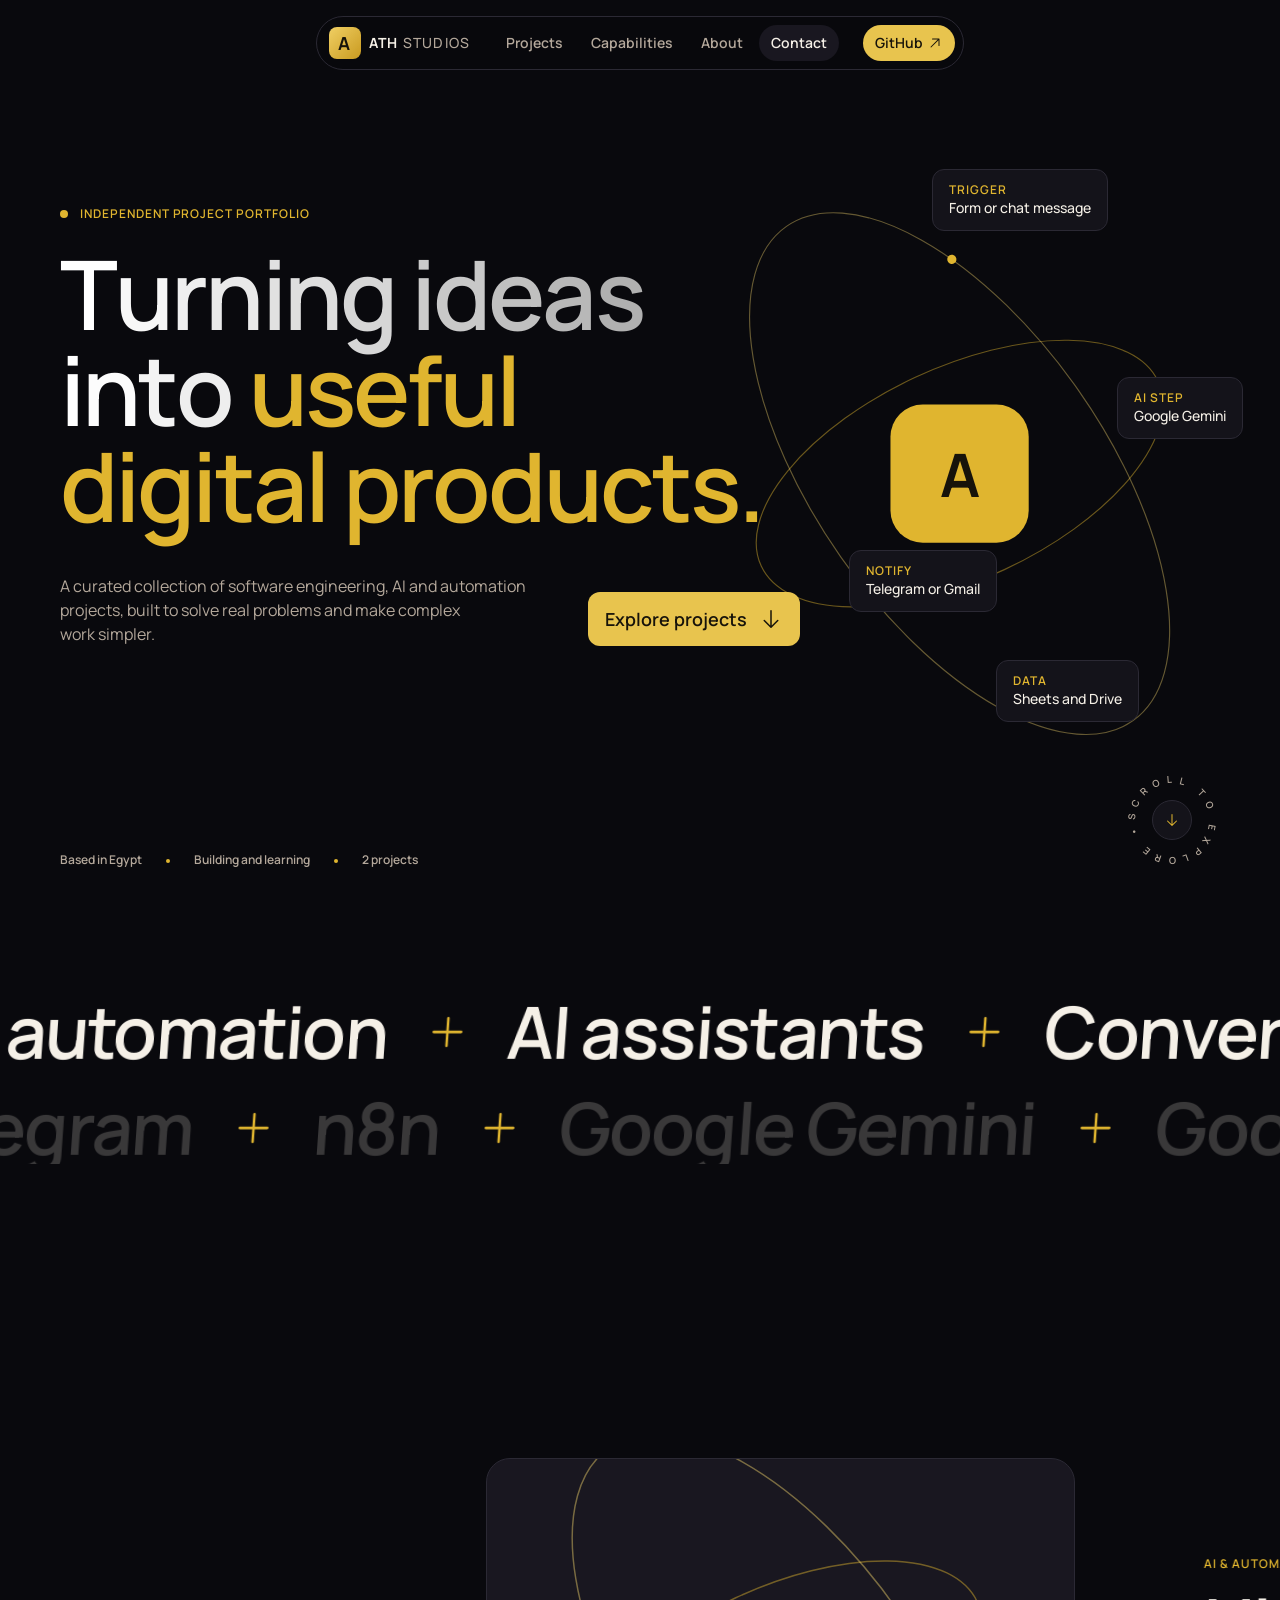
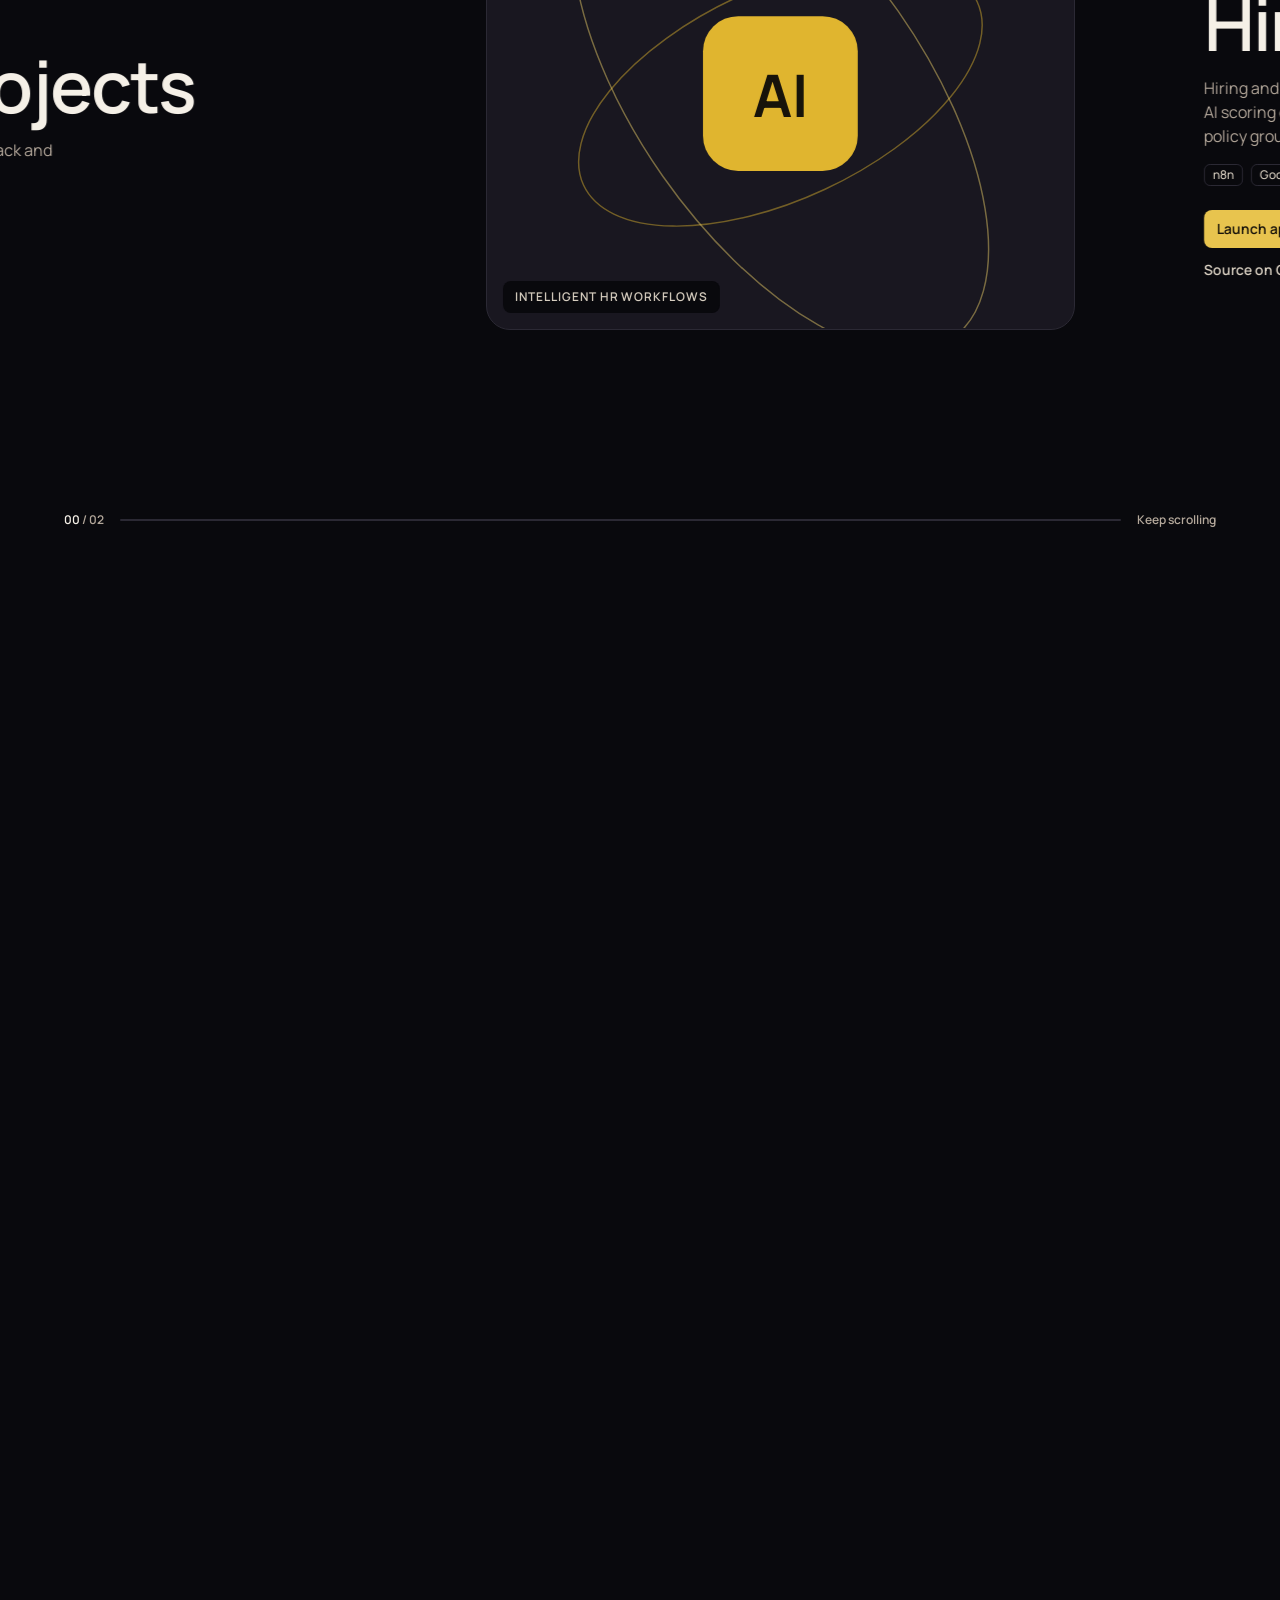
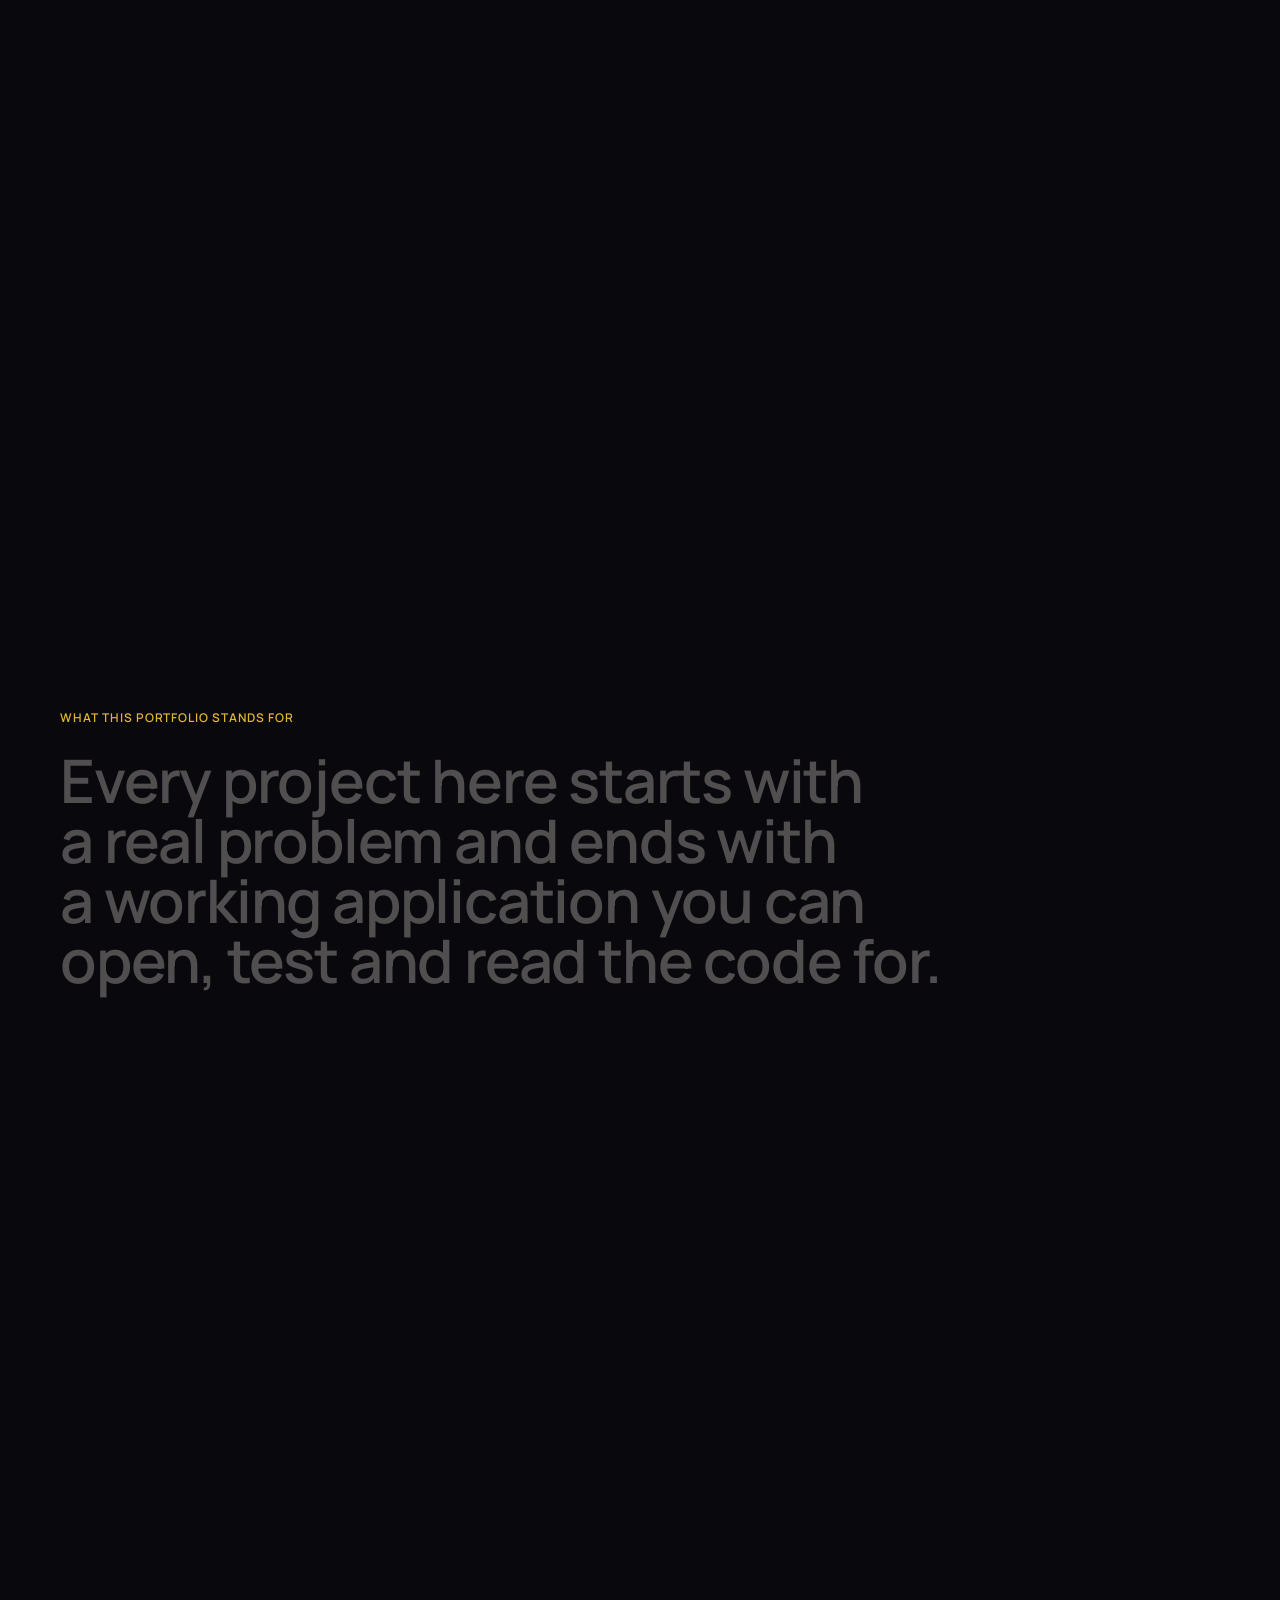
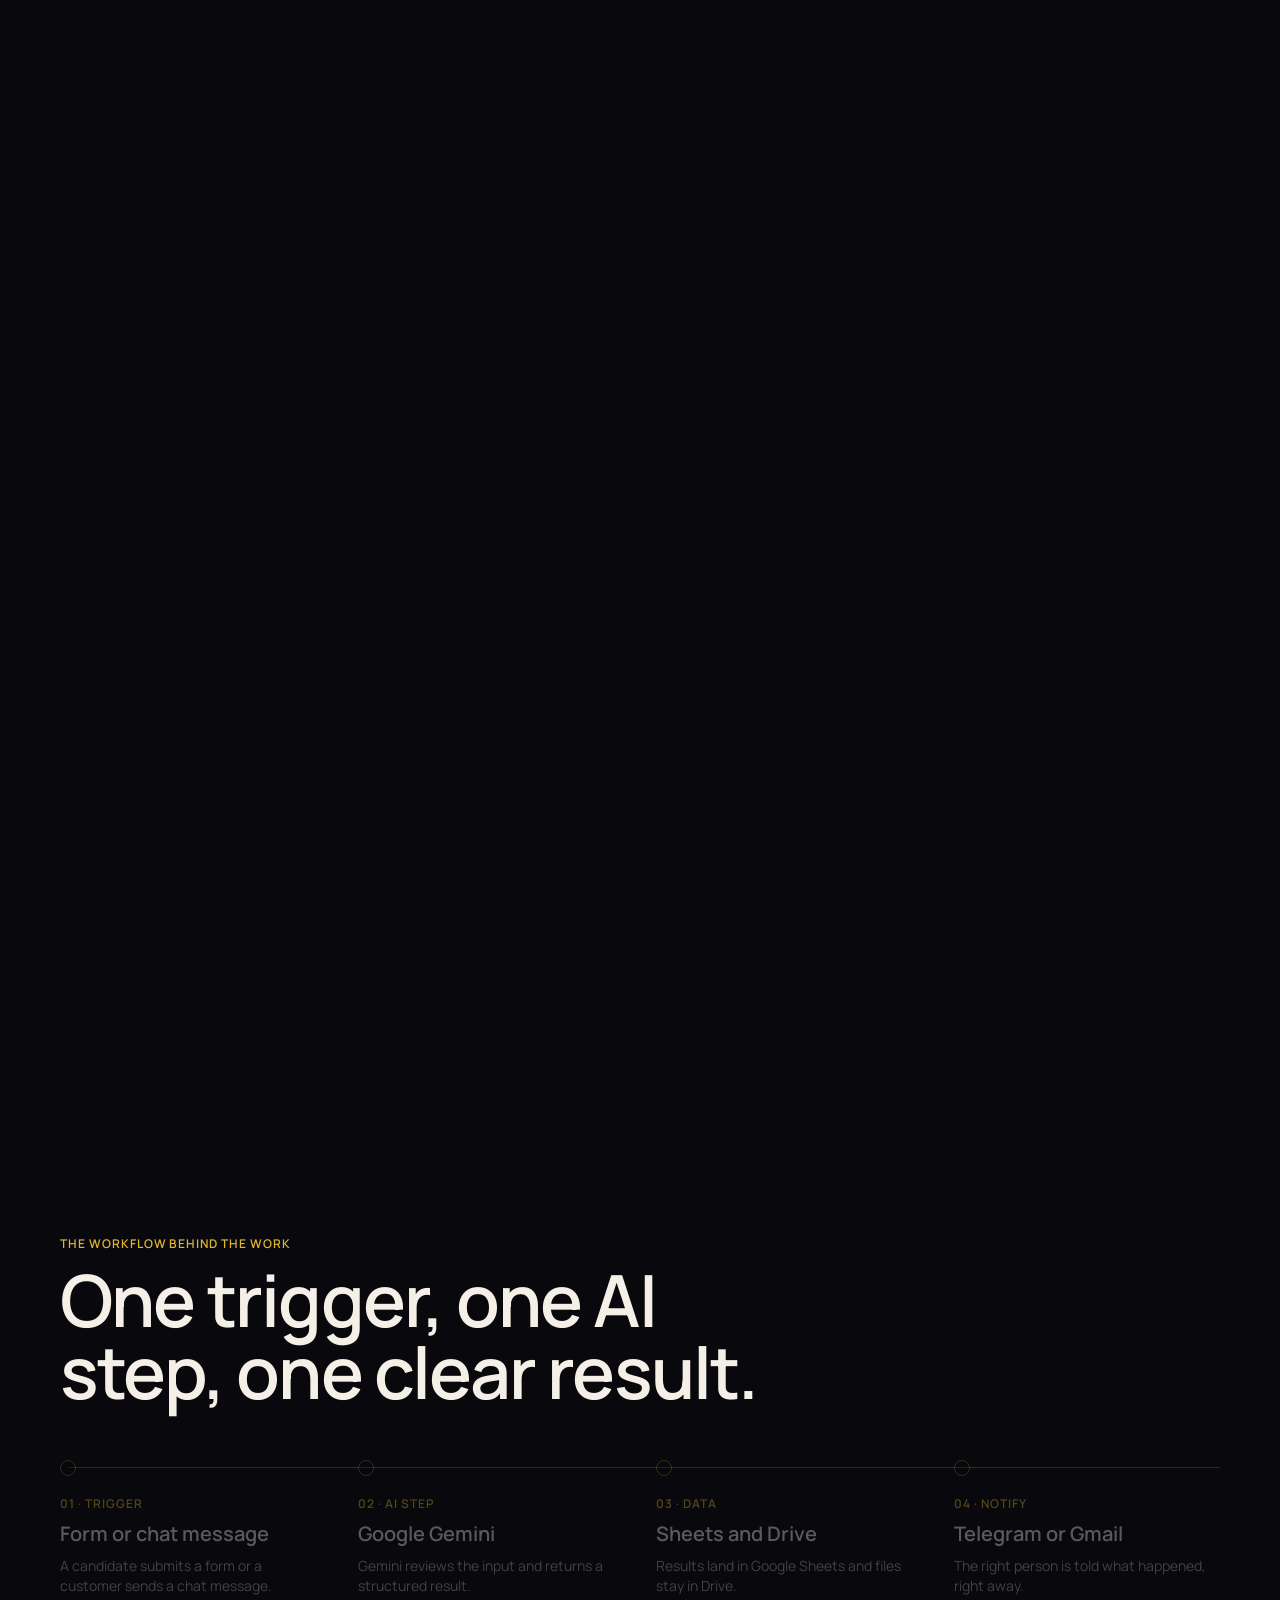
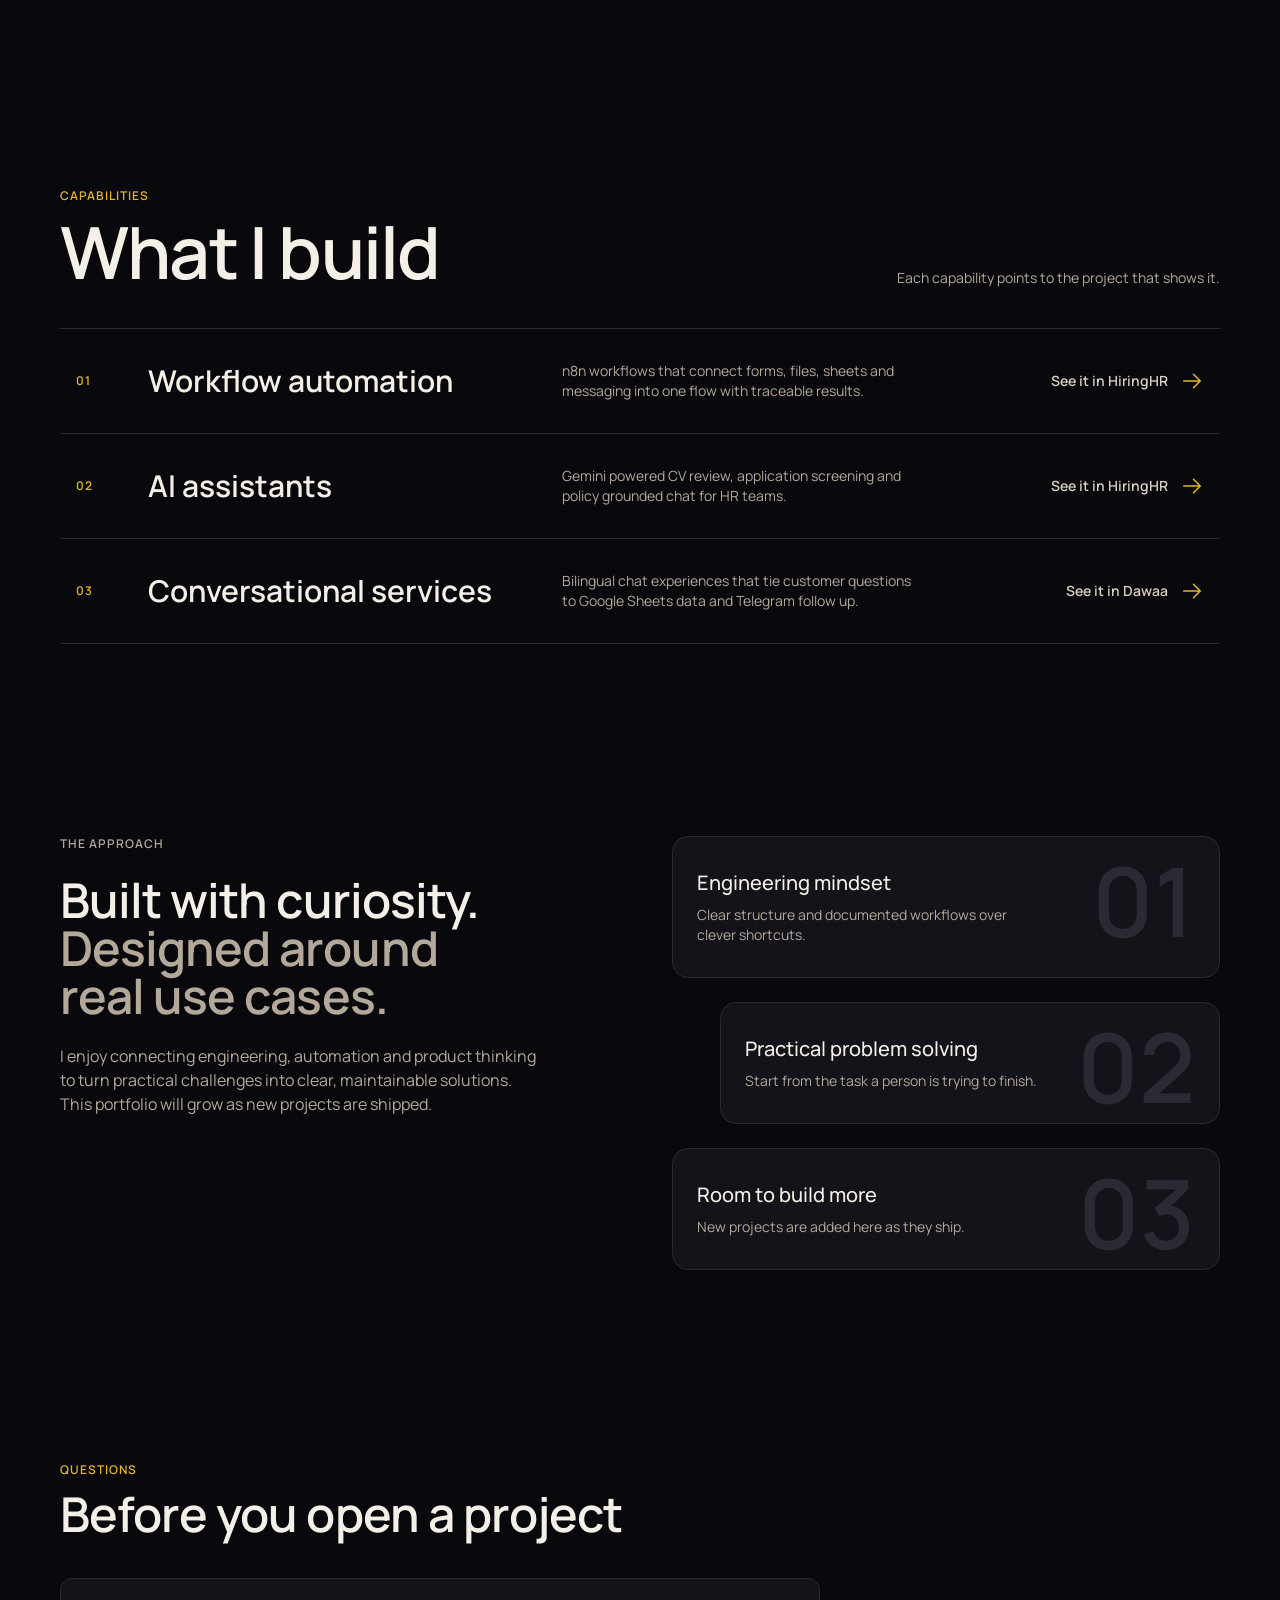
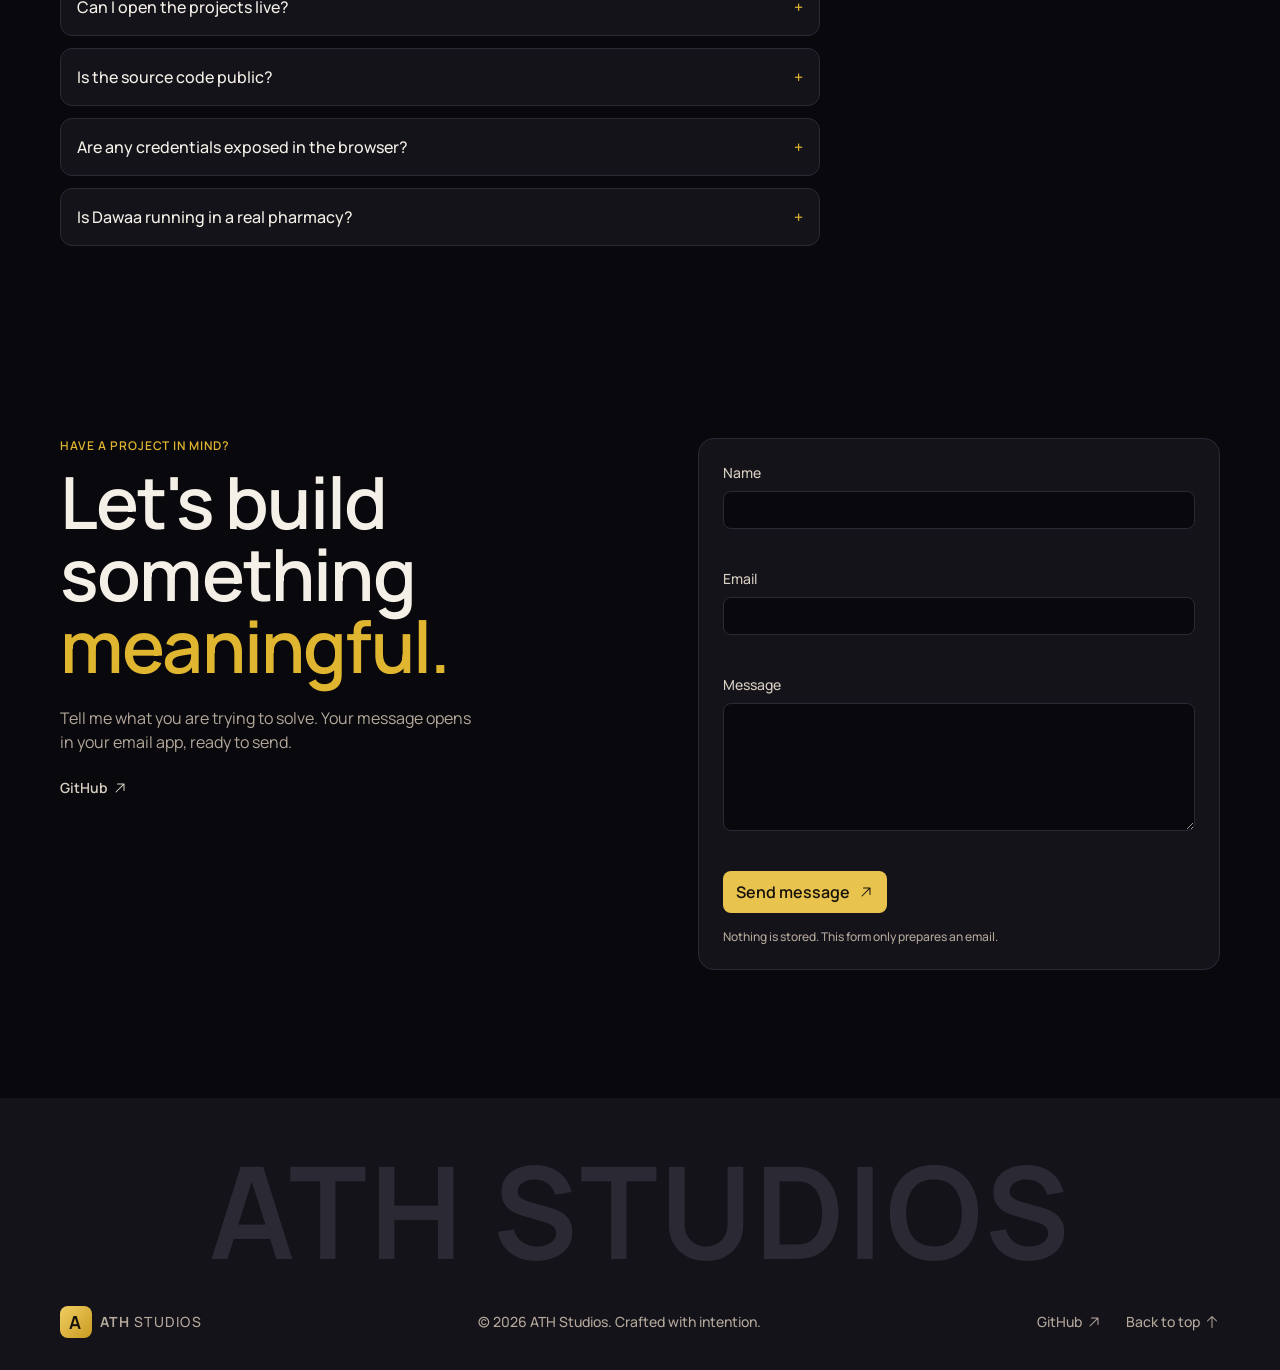
<file: index.html>
<!doctype html>
<html lang="en">
  <head>
    <meta charset="utf-8">
    <meta name="viewport" content="width=device-width, initial-scale=1">
    <title>ATH Studios | Software, AI and automation projects by Ahmed Tarek</title>
    <meta name="description"
      content="ATH Studios is a portfolio of software engineering, AI and automation projects by Ahmed Tarek, built with n8n, Google Gemini and Google Workspace.">
    <meta name="theme-color" content="#09090d">
    <meta name="color-scheme" content="dark">
    <link rel="canonical" href="https://ahmedtarek1967.github.io/ATH-Studios-Portfolio/">
    <meta property="og:type" content="website">
    <meta property="og:title" content="ATH Studios | Selected projects">
    <meta property="og:description" content="Software, AI and automation projects built to solve real problems.">
    <meta property="og:url" content="https://ahmedtarek1967.github.io/ATH-Studios-Portfolio/">
    <meta name="twitter:card" content="summary">
    <link rel="icon"
      href="data:image/svg+xml,%3Csvg xmlns='http://www.w3.org/2000/svg' viewBox='0 0 32 32'%3E%3Crect width='32' height='32' rx='8' fill='%23e0b52f'/%3E%3Ctext x='16' y='23' font-size='20' font-weight='700' text-anchor='middle' font-family='sans-serif' fill='%2317130a'%3EA%3C/text%3E%3C/svg%3E">
    <link rel="preload" href="assets/fonts/manrope.woff2" as="font" type="font/woff2" crossorigin>
    <link rel="stylesheet" href="css/style.css">
    <link rel="stylesheet" href="css/landing.css">
    <script>document.documentElement.classList.add("js")</script>
    <script defer src="js/projects.js"></script>
    <script defer src="js/main.js"></script>
    <script
      type="application/ld+json">{"@context":"https://schema.org","@graph":[{"@type":"WebSite","name":"ATH Studios","url":"https://ahmedtarek1967.github.io/ATH-Studios-Portfolio/"},{"@type":"Person","name":"Ahmed Tarek","sameAs":["https://github.com/AhmedTarek1967"]},{"@type":"FAQPage","mainEntity":[
{"@type":"Question","name":"Can I open the projects live?","acceptedAnswer":{"@type":"Answer","text":"Yes. Each project card has a Launch application button that opens the deployed page. Features that rely on n8n depend on the configured host being online."}},
{"@type":"Question","name":"Is the source code public?","acceptedAnswer":{"@type":"Answer","text":"Yes. Every project links to its public GitHub repository, including exported workflows and documentation."}},
{"@type":"Question","name":"Are any credentials exposed in the browser?","acceptedAnswer":{"@type":"Answer","text":"No. Credentials stay inside n8n, and the static pages never hold API keys or secrets."}},
{"@type":"Question","name":"Is Dawaa running in a real pharmacy?","acceptedAnswer":{"@type":"Answer","text":"No. Dawaa is a concept project that explores a bilingual chat assistant for pharmacy support."}}]}]}</script>
  </head>
  <body>
    <!-- Phosphor icons (MIT), inlined as a sprite -->
    <svg width="0" height="0" style="position:absolute" aria-hidden="true" focusable="false">
      <defs>
        <symbol id="i-arrow-ur" viewBox="0 0 256 256">
          <path fill="currentColor"
            d="M200,64V168a8,8,0,0,1-16,0V83.31L69.66,197.66a8,8,0,0,1-11.32-11.32L172.69,72H88a8,8,0,0,1,0-16H192A8,8,0,0,1,200,64Z" />
        </symbol>
        <symbol id="i-arrow-down" viewBox="0 0 256 256">
          <path fill="currentColor"
            d="M205.66,149.66l-72,72a8,8,0,0,1-11.32,0l-72-72a8,8,0,0,1,11.32-11.32L120,196.69V40a8,8,0,0,1,16,0V196.69l58.34-58.35a8,8,0,0,1,11.32,11.32Z" />
        </symbol>
        <symbol id="i-arrow-right" viewBox="0 0 256 256">
          <path fill="currentColor"
            d="M221.66,133.66l-72,72a8,8,0,0,1-11.32-11.32L196.69,136H40a8,8,0,0,1,0-16H196.69L138.34,61.66a8,8,0,0,1,11.32-11.32l72,72A8,8,0,0,1,221.66,133.66Z" />
        </symbol>
        <symbol id="i-arrow-up" viewBox="0 0 256 256">
          <path fill="currentColor"
            d="M205.66,117.66a8,8,0,0,1-11.32,0L136,59.31V216a8,8,0,0,1-16,0V59.31L61.66,117.66a8,8,0,0,1-11.32-11.32l72-72a8,8,0,0,1,11.32,0l72,72A8,8,0,0,1,205.66,117.66Z" />
        </symbol>
        <symbol id="i-plus" viewBox="0 0 256 256">
          <path fill="currentColor"
            d="M224,128a8,8,0,0,1-8,8H136v80a8,8,0,0,1-16,0V136H40a8,8,0,0,1,0-16h80V40a8,8,0,0,1,16,0v80h80A8,8,0,0,1,224,128Z" />
        </symbol>
      </defs>
    </svg>

    <div class="intro" id="intro" aria-hidden="true">
      <div class="intro-core"><svg class="intro-ring" viewBox="0 0 120 120">
          <circle cx="60" cy="60" r="56" fill="none" stroke="#e0b52f" stroke-width="1.5" pathLength="1" />
        </svg><span class="brand-mark">A</span></div>
      <p class="intro-name caption-3">ATH STUDIOS</p>
    </div>
    <div class="progress" id="progress" aria-hidden="true"></div>
    <div class="cursor" id="cursor" aria-hidden="true"><span class="cursor-ring"></span><span
        class="cursor-label caption-3"></span></div>

    <a class="skip button-sm" href="#main">Skip to content</a>
    <div class="nav-wrap" id="top">
      <header class="site-header" id="site-header">
        <a class="brand" href="index.html" aria-label="ATH Studios home"><span class="brand-mark">A</span><span>ATH<span
              class="brand-muted"> STUDIOS</span></span></a>
        <nav class="nav button-sm" aria-label="Primary"><a href="#projects">Projects</a><a
            href="#capabilities">Capabilities</a><a href="#about">About</a><a href="#contact">Contact</a></nav>
        <a class="header-cta button-sm" href="https://github.com/AhmedTarek1967" target="_blank"
          rel="noopener noreferrer">GitHub <svg class="ico" aria-hidden="true">
            <use href="#i-arrow-ur" />
          </svg></a>
        <button class="menu-toggle" id="menu-toggle" aria-label="Open menu" aria-expanded="false"
          aria-controls="menu-panel"><span></span><span></span></button>
      </header>
    </div>
    <div class="menu-panel" id="menu-panel"><a class="nav-link" style="--i:0" href="#projects">Projects</a><a
        class="nav-link" style="--i:1" href="#capabilities">Capabilities</a><a class="nav-link" style="--i:2"
        href="#about">About</a><a class="nav-link" style="--i:3" href="#contact">Contact</a><a class="nav-link"
        style="--i:4" href="https://github.com/AhmedTarek1967" target="_blank" rel="noopener noreferrer">GitHub</a>
    </div>

    <main id="main">
      <!-- HERO -->
      <section class="hero" id="hero" aria-labelledby="hero-title">
        <div class="orbit-pos" data-in style="--d:300" aria-hidden="true">
          <div class="orbit" id="orbit">
            <svg viewBox="0 0 600 600" class="orbit-svg" role="presentation">
              <defs>
                <path id="path-a" d="M110,300a190,92 0 1 0 380,0a190,92 0 1 0 -380,0" />
                <path id="path-b" d="M38,300a262,126 0 1 0 524,0a262,126 0 1 0 -524,0" />
              </defs>
              <g class="spin spin-a">
                <g transform="rotate(-25 300 300)">
                  <use href="#path-a" fill="none" stroke="#e0b52f" stroke-opacity=".45"
                    vector-effect="non-scaling-stroke" />
                  <circle r="5" fill="#f1d77c">
                    <animateMotion dur="16s" repeatCount="indefinite">
                      <mpath href="#path-a" />
                    </animateMotion>
                  </circle>
                </g>
              </g>
              <g class="spin spin-b">
                <g transform="rotate(55 300 300)">
                  <use href="#path-b" fill="none" stroke="#f0d36c" stroke-opacity=".4"
                    vector-effect="non-scaling-stroke" />
                  <circle r="4" fill="#e0b52f">
                    <animateMotion dur="24s" repeatCount="indefinite" keyPoints="1;0" keyTimes="0;1" calcMode="linear">
                      <mpath href="#path-b" />
                    </animateMotion>
                  </circle>
                </g>
              </g>
              <g class="core">
                <rect x="240" y="240" width="120" height="120" rx="28" fill="#e0b52f" /><text x="300" y="320"
                  text-anchor="middle" font-family="Manrope,sans-serif" font-weight="700" font-size="52"
                  fill="#17130a">A</text>
              </g>
            </svg>
            <div class="chip-pos" data-depth="1.6" style="left:46%;top:6%">
              <div class="chip" data-in style="--d:1100">
                <div class="chip-body" style="--b:0s">
                  <p class="caption-3 chip-k">Trigger</p>
                  <p class="title-4">Form or chat message</p>
                </div>
              </div>
            </div>
            <div class="chip-pos" data-depth="2.4" style="right:9%;top:36%">
              <div class="chip" data-in style="--d:1250">
                <div class="chip-body" style="--b:-2s">
                  <p class="caption-3 chip-k">AI step</p>
                  <p class="title-4">Google Gemini</p>
                </div>
              </div>
            </div>
            <div class="chip-pos" data-depth="1.2" style="right:24%;bottom:14%">
              <div class="chip" data-in style="--d:1400">
                <div class="chip-body" style="--b:-4s">
                  <p class="caption-3 chip-k">Data</p>
                  <p class="title-4">Sheets and Drive</p>
                </div>
              </div>
            </div>
            <div class="chip-pos chip-pos-4" data-depth="2" style="left:34%;bottom:30%">
              <div class="chip" data-in style="--d:1550">
                <div class="chip-body" style="--b:-1s">
                  <p class="caption-3 chip-k">Notify</p>
                  <p class="title-4">Telegram or Gmail</p>
                </div>
              </div>
            </div>
          </div>
        </div>

        <div class="container hero-grid">
          <div class="hero-main" id="hero-main">
            <p class="eyebrow caption-3 hero-eyebrow" data-in style="--d:0"><span class="pulse"
                aria-hidden="true"></span>Independent project portfolio</p>
            <h1 class="display-1 hero-title" id="hero-title" data-split="chars">Turning ideas into <span
                class="accent">useful digital products.</span></h1>
            <div class="hero-lower">
              <p class="hero-copy body-3" data-in style="--d:900">A curated collection of software engineering, AI and
                automation projects, built to solve real problems and make complex work simpler.</p>
              <div data-in style="--d:1050"><a class="button button-primary button-lg cta" href="#projects"
                  data-magnetic data-cursor="Go"><span class="roll"><span>Explore projects</span><span
                      aria-hidden="true">Explore projects</span></span><svg class="ico" aria-hidden="true">
                    <use href="#i-arrow-down" />
                  </svg></a></div>
            </div>
          </div>
          <div class="hero-foot" data-in style="--d:1300">
            <p class="hero-meta caption-3"><span>Based in Egypt</span><span>Building and learning</span><span
                id="project-count">2 projects</span></p>
            <a class="scroll-badge" href="#projects" aria-label="Scroll to projects" data-cursor="Scroll">
              <svg viewBox="0 0 120 120" class="badge-text" aria-hidden="true">
                <defs>
                  <path id="circ" d="M60,60m-46,0a46,46 0 1,1 92,0a46,46 0 1,1 -92,0" />
                </defs><text class="caption-3" fill="#b4a89b">
                  <textPath href="#circ" textLength="280" lengthAdjust="spacing">SCROLL TO EXPLORE •</textPath>
                </text>
              </svg>
              <span class="badge-core"><svg class="ico" aria-hidden="true">
                  <use href="#i-arrow-down" />
                </svg></span>
            </a>
          </div>
        </div>
      </section>

      <!-- MARQUEE -->
      <section class="marquee" aria-label="Capabilities and tools">
        <div class="mq" data-dir="-1">
          <div class="mq-track"></div>
        </div>
        <div class="mq mq-outline" data-dir="1">
          <div class="mq-track"></div>
        </div>
      </section>

      <!-- PROJECTS: pinned horizontal showcase -->
      <section class="showcase" id="projects" aria-labelledby="projects-title">
        <div class="pin">
          <div class="track" id="track"></div>
          <div class="show-ui" aria-hidden="true"><span class="caption-3 show-count"><b id="show-now">00</b> / <span
                id="show-total">02</span></span><span class="show-bar"><i id="show-fill"></i></span><span
              class="caption-3 show-hint">Keep scrolling</span></div>
        </div>
        <noscript>
          <div class="container">
            <p class="body-3 muted">JavaScript is needed to list projects here. Open <a class="text-link"
                href="projects/hiringhr/">HiringHR</a> or <a class="text-link" href="projects/dawaa/">Dawaa</a>
              directly.</p>
          </div>
        </noscript>
      </section>

      <!-- STATEMENT: mandatory tagline reveal -->
      <section class="statement" id="statement" aria-label="What this portfolio stands for">
        <div class="stmt-pin">
          <div class="container">
            <p class="eyebrow caption-3 stmt-eyebrow">What this portfolio stands for</p>
            <p class="heading-1 stmt-text" id="tagline">Every project here starts with a real problem and ends with a
              working application you can open, test and read the code for.</p>
          </div>
        </div>
      </section>

      <!-- PROCESS -->
      <section class="section container process" id="process" aria-labelledby="process-title">
        <div class="section-head">
          <div>
            <p class="eyebrow caption-3" data-fade>The workflow behind the work</p>
            <h2 class="display-2" id="process-title" data-split>One trigger, one AI step, one clear result.</h2>
          </div>
        </div>
        <ol class="steps" id="steps">
          <li class="step"><span class="step-dot" aria-hidden="true"></span>
            <p class="caption-3 chip-k">01 · Trigger</p>
            <h3 class="heading-6">Form or chat message</h3>
            <p class="body-6">A candidate submits a form or a customer sends a chat message.</p>
          </li>
          <li class="step"><span class="step-dot" aria-hidden="true"></span>
            <p class="caption-3 chip-k">02 · AI step</p>
            <h3 class="heading-6">Google Gemini</h3>
            <p class="body-6">Gemini reviews the input and returns a structured result.</p>
          </li>
          <li class="step"><span class="step-dot" aria-hidden="true"></span>
            <p class="caption-3 chip-k">03 · Data</p>
            <h3 class="heading-6">Sheets and Drive</h3>
            <p class="body-6">Results land in Google Sheets and files stay in Drive.</p>
          </li>
          <li class="step"><span class="step-dot" aria-hidden="true"></span>
            <p class="caption-3 chip-k">04 · Notify</p>
            <h3 class="heading-6">Telegram or Gmail</h3>
            <p class="body-6">The right person is told what happened, right away.</p>
          </li>
        </ol>
      </section>

      <!-- CAPABILITIES -->
      <section class="section container" id="capabilities" aria-labelledby="cap-title">
        <div class="section-head">
          <div>
            <p class="eyebrow caption-3" data-fade>Capabilities</p>
            <h2 class="display-2" id="cap-title" data-split>What I build</h2>
          </div>
          <p class="body-6" data-fade>Each capability points to the project that shows it.</p>
        </div>
        <ul class="rows">
          <li class="row" data-row><span class="rule" aria-hidden="true"><i></i></span><a class="row-in"
              href="projects/hiringhr/" data-cursor="View"><span class="num caption-3">01</span>
              <h3 class="heading-4 row-title">Workflow automation</h3>
              <p class="body-6 row-text">n8n workflows that connect forms, files, sheets and messaging into one flow
                with traceable results.</p><span class="row-go button-sm"><span class="row-link">See it in
                  HiringHR</span><svg class="ico ico-lg" aria-hidden="true">
                  <use href="#i-arrow-right" />
                </svg></span>
            </a></li>
          <li class="row" data-row><span class="rule" aria-hidden="true"><i></i></span><a class="row-in"
              href="projects/hiringhr/" data-cursor="View"><span class="num caption-3">02</span>
              <h3 class="heading-4 row-title">AI assistants</h3>
              <p class="body-6 row-text">Gemini powered CV review, application screening and policy grounded chat for HR
                teams.</p><span class="row-go button-sm"><span class="row-link">See it in HiringHR</span><svg
                  class="ico ico-lg" aria-hidden="true">
                  <use href="#i-arrow-right" />
                </svg></span>
            </a></li>
          <li class="row" data-row><span class="rule" aria-hidden="true"><i></i></span><a class="row-in"
              href="projects/dawaa/" data-cursor="View"><span class="num caption-3">03</span>
              <h3 class="heading-4 row-title">Conversational services</h3>
              <p class="body-6 row-text">Bilingual chat experiences that tie customer questions to Google Sheets data
                and Telegram follow up.</p><span class="row-go button-sm"><span class="row-link">See it in
                  Dawaa</span><svg class="ico ico-lg" aria-hidden="true">
                  <use href="#i-arrow-right" />
                </svg></span>
            </a></li>
          <li class="row-end" aria-hidden="true"><span class="rule"><i></i></span></li>
        </ul>
      </section>

      <!-- ABOUT -->
      <section class="section container about" id="about" aria-labelledby="about-title">
        <div class="about-lead">
          <p class="eyebrow caption-3" data-fade>The approach</p>
          <h2 class="heading-2" id="about-title" data-split>Built with curiosity. <span class="muted">Designed around
              real use cases.</span></h2>
          <p class="body-3" data-fade>I enjoy connecting engineering, automation and product thinking to turn practical
            challenges into clear, maintainable solutions. This portfolio will grow as new projects are shipped.</p>
        </div>
        <div class="principles">
          <div class="principle" data-fade><span class="big-num" aria-hidden="true">01</span>
            <h3 class="title-1">Engineering mindset</h3>
            <p class="body-6">Clear structure and documented workflows over clever shortcuts.</p>
          </div>
          <div class="principle" data-fade><span class="big-num" aria-hidden="true">02</span>
            <h3 class="title-1">Practical problem solving</h3>
            <p class="body-6">Start from the task a person is trying to finish.</p>
          </div>
          <div class="principle" data-fade><span class="big-num" aria-hidden="true">03</span>
            <h3 class="title-1">Room to build more</h3>
            <p class="body-6">New projects are added here as they ship.</p>
          </div>
        </div>
      </section>

      <!-- FAQ -->
      <section class="section container" id="faq" aria-labelledby="faq-title">
        <div class="section-head">
          <div>
            <p class="eyebrow caption-3" data-fade>Questions</p>
            <h2 class="heading-2" id="faq-title" data-split>Before you open a project</h2>
          </div>
        </div>
        <div class="faq" data-fade>
          <details>
            <summary class="title-3">Can I open the projects live?</summary>
            <p class="body-6">Yes. Each project card has a Launch application button that opens the deployed page.
              Features that rely on n8n depend on the configured host being online.</p>
          </details>
          <details>
            <summary class="title-3">Is the source code public?</summary>
            <p class="body-6">Yes. Every project links to its public GitHub repository, including exported workflows and
              documentation.</p>
          </details>
          <details>
            <summary class="title-3">Are any credentials exposed in the browser?</summary>
            <p class="body-6">No. Credentials stay inside n8n, and the static pages never hold API keys or secrets.</p>
          </details>
          <details>
            <summary class="title-3">Is Dawaa running in a real pharmacy?</summary>
            <p class="body-6">No. Dawaa is a concept project that explores a bilingual chat assistant for pharmacy
              support.</p>
          </details>
        </div>
      </section>

      <!-- CONTACT -->
      <section class="section container contact" id="contact" aria-labelledby="contact-title">
        <div>
          <p class="eyebrow caption-3" data-fade>Have a project in mind?</p>
          <h2 class="display-2" id="contact-title" data-split>Let's build something <span
              class="accent">meaningful.</span></h2>
          <p class="lead body-3" data-fade>Tell me what you are trying to solve. Your message opens in your email app,
            ready to send.</p>
          <div class="links button-sm" data-fade><a class="text-link" href="https://github.com/AhmedTarek1967"
              target="_blank" rel="noopener noreferrer">GitHub <svg class="ico" aria-hidden="true">
                <use href="#i-arrow-ur" />
              </svg></a></div>
        </div>
        <form id="contact-form" novalidate data-email="ahmed.tarek@example.com" data-fade>
          <label class="title-4">Name<input name="name" autocomplete="name" required aria-describedby="e-name"><span
              class="err caption-4" id="e-name"></span></label>
          <label class="title-4">Email<input name="email" type="email" autocomplete="email" required
              aria-describedby="e-email"><span class="err caption-4" id="e-email"></span></label>
          <label class="title-4">Message<textarea name="message" required aria-describedby="e-message"></textarea><span
              class="err caption-4" id="e-message"></span></label>
          <button class="button button-primary button-md" type="submit" data-magnetic>Send message <svg class="ico"
              aria-hidden="true">
              <use href="#i-arrow-ur" />
            </svg></button>
          <p class="note caption-4" id="form-status" role="status">Nothing is stored. This form only prepares an email.
          </p>
        </form>
      </section>
    </main>

    <footer class="site-footer">
      <div class="container">
        <p class="wordmark" aria-hidden="true">ATH STUDIOS</p>
        <div class="foot caption-1"><a class="brand" href="index.html"><span class="brand-mark">A</span><span>ATH<span
                class="brand-muted"> STUDIOS</span></span></a><span>© <span id="year">2026</span> ATH Studios. Crafted
            with intention.</span>
          <nav aria-label="Footer"><a href="https://github.com/AhmedTarek1967" target="_blank"
              rel="noopener noreferrer">GitHub <svg class="ico" aria-hidden="true">
                <use href="#i-arrow-ur" />
              </svg></a><a href="#top">Back to top <svg class="ico" aria-hidden="true">
                <use href="#i-arrow-up" />
              </svg></a></nav>
        </div>
      </div>
    </footer>
  </body>
</html>
</file>
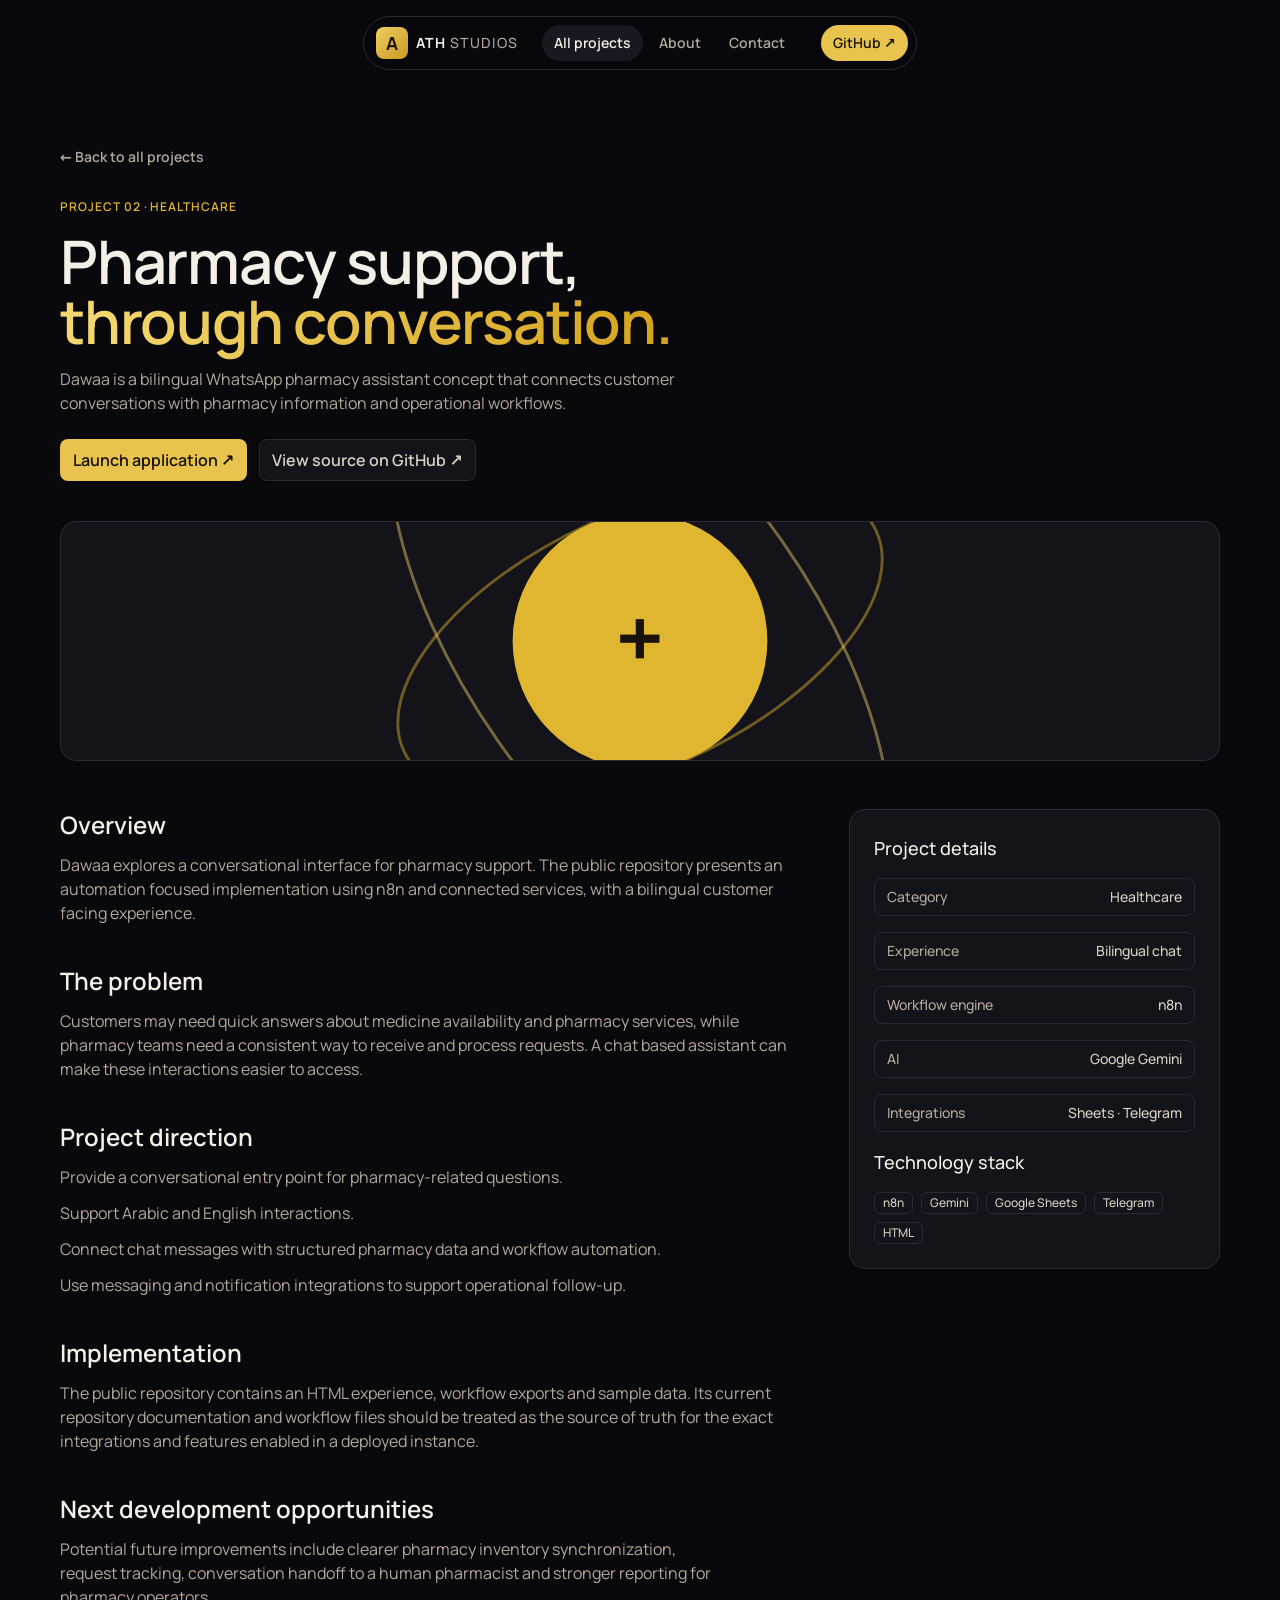
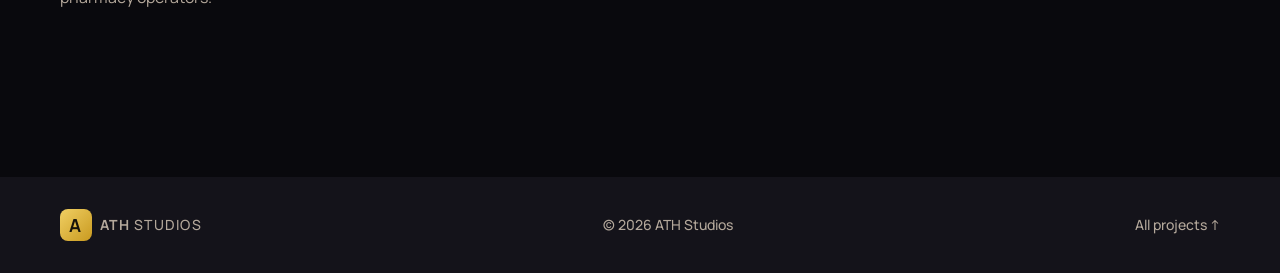
<file: projects/dawaa/index.html>
<!doctype html>
<html lang="en">
    <head>
        <meta charset="utf-8">
        <meta name="viewport" content="width=device-width, initial-scale=1">
        <title>Dawaa — Project | ATH Studios</title>
        <meta name="description" content="Dawaa — conversational pharmacy assistant project.">
        <meta name="theme-color" content="#09090d">
        <meta property="og:title" content="Dawaa — Project | ATH Studios">
        <meta property="og:description" content="Dawaa — conversational pharmacy assistant project.">
        <meta property="og:type" content="article">
        <link rel="icon"
            href="data:image/svg+xml,%3Csvg xmlns='http://www.w3.org/2000/svg' viewBox='0 0 32 32'%3E%3Crect width='32' height='32' rx='8' fill='%23e0b52f'/%3E%3Ctext x='16' y='23' font-size='20' font-weight='700' text-anchor='middle' font-family='sans-serif' fill='%2317130a'%3EA%3C/text%3E%3C/svg%3E">
        <link rel="preload" href="../../assets/fonts/manrope.woff2" as="font" type="font/woff2" crossorigin>
        <link rel="stylesheet" href="../../css/style.css">
        <script>document.documentElement.classList.add("js")</script>
    </head>
    <body><a class="skip button-sm" href="#main">Skip to content</a>
        <div class="nav-wrap">
            <header class="site-header"><a class="brand" href="../../index.html" aria-label="ATH Studios home"><span
                        class="brand-mark">A</span><span>ATH<span class="brand-muted"> STUDIOS</span></span></a>
                <nav class="nav button-sm" aria-label="Primary"><a href="../../index.html#projects" aria-current="page"
                        class="active">All projects</a><a href="../../index.html#about">About</a><a
                        href="../../index.html#contact">Contact</a></nav><a class="header-cta button-sm"
                    href="https://github.com/AhmedTarek1967" target="_blank" rel="noopener noreferrer">GitHub
                    ↗</a><button class="menu-toggle" id="menu-toggle" aria-label="Open menu" aria-expanded="false"
                    aria-controls="menu-panel"><span></span><span></span></button>
            </header>
        </div>
        <div class="menu-panel" id="menu-panel"><a class="nav-link active" style="--i:0"
                href="../../index.html#projects">All projects</a><a class="nav-link" style="--i:1"
                href="../../index.html#about">About</a><a class="nav-link" style="--i:2"
                href="../../index.html#contact">Contact</a></div>
        <main id="main" class="container">
            <section class="detail-hero"><a class="back-link button-sm" href="../../index.html#projects">← Back to all
                    projects</a>
                <p class="eyebrow caption-3">PROJECT 02 · HEALTHCARE</p>
                <h1 class="heading-1">Pharmacy support, <span class="gradient-text">through conversation.</span></h1>
                <p class="detail-lead body-3">Dawaa is a bilingual WhatsApp pharmacy assistant concept that connects
                    customer conversations with pharmacy information and operational workflows.</p>
                <div class="detail-actions"><a class="button button-primary button-md"
                        href="https://ahmedtarek1967.github.io/Dawaa/" target="_blank" rel="noopener noreferrer">Launch
                        application ↗</a><a class="button button-quiet button-md"
                        href="https://github.com/AhmedTarek1967/Dawaa" target="_blank" rel="noopener noreferrer">View
                        source on GitHub ↗</a></div>
            </section>
            <div class="detail-banner"><svg viewBox="0 0 400 208" preserveAspectRatio="xMidYMid slice" role="img"
                    aria-label="+ illustration">
                    <g fill="none" stroke="#e0b52f" stroke-opacity=".45">
                        <ellipse cx="200" cy="104" rx="90" ry="44" transform="rotate(-25 200 104)" />
                        <ellipse cx="200" cy="104" rx="124" ry="60" transform="rotate(55 200 104)" stroke="#f0d36c" />
                    </g>
                    <circle cx="200" cy="104" r="44" fill="#e0b52f" /><text x="200" y="114" text-anchor="middle"
                        font-family="Manrope,sans-serif" font-weight="700" font-size="30" fill="#17130a">+</text>
                </svg></div>
            <div class="detail-content">
                <div class="detail-main">
                    <section>
                        <h2 class="heading-5">Overview</h2>
                        <p class="body-3">Dawaa explores a conversational interface for pharmacy support. The public
                            repository presents an automation focused implementation using n8n and connected services,
                            with a bilingual customer facing experience.</p>
                    </section>
                    <section>
                        <h2 class="heading-5">The problem</h2>
                        <p class="body-3">Customers may need quick answers about medicine availability and pharmacy
                            services, while pharmacy teams need a consistent way to receive and process requests. A chat
                            based assistant can make these interactions easier to access.</p>
                    </section>
                    <section>
                        <h2 class="heading-5">Project direction</h2>
                        <ul>
                            <li>Provide a conversational entry point for pharmacy-related questions.</li>
                            <li>Support Arabic and English interactions.</li>
                            <li>Connect chat messages with structured pharmacy data and workflow automation.</li>
                            <li>Use messaging and notification integrations to support operational follow-up.</li>
                        </ul>
                    </section>
                    <section>
                        <h2 class="heading-5">Implementation</h2>
                        <p class="body-3">The public repository contains an HTML experience, workflow exports and sample
                            data. Its current repository documentation and workflow files should be treated as the
                            source of truth for the exact integrations and features enabled in a deployed instance.</p>
                    </section>
                    <section>
                        <h2 class="heading-5">Next development opportunities</h2>
                        <p class="body-3">Potential future improvements include clearer pharmacy inventory
                            synchronization, request tracking, conversation handoff to a human pharmacist and stronger
                            reporting for pharmacy operators.</p>
                    </section>
                </div>
                <aside class="detail-sidebar" aria-label="Project details">
                    <h3 class="title-2">Project details</h3>
                    <div class="side-row caption-1"><span>Category</span><span>Healthcare</span></div>
                    <div class="side-row caption-1"><span>Experience</span><span>Bilingual chat</span></div>
                    <div class="side-row caption-1"><span>Workflow engine</span><span>n8n</span></div>
                    <div class="side-row caption-1"><span>AI</span><span>Google Gemini</span></div>
                    <div class="side-row caption-1"><span>Integrations</span><span>Sheets · Telegram</span></div>
                    <h3 class="title-2">Technology stack</h3>
                    <ul class="tags">
                        <li class="tag caption-4">n8n</li>
                        <li class="tag caption-4">Gemini</li>
                        <li class="tag caption-4">Google Sheets</li>
                        <li class="tag caption-4">Telegram</li>
                        <li class="tag caption-4">HTML</li>
                    </ul>
                </aside>
            </div>
        </main>
        <footer class="site-footer">
            <div class="container foot caption-1"><a class="brand" href="../../index.html"><span
                        class="brand-mark">A</span><span>ATH<span class="brand-muted"> STUDIOS</span></span></a><span>©
                    <span id="year">2026</span> ATH Studios</span>
                <nav aria-label="Footer"><a href="../../index.html#projects">All projects ↑</a></nav>
            </div>
        </footer>
        <script>document.getElementById("year").textContent = new Date().getFullYear(); var t = document.getElementById("menu-toggle"); t.onclick = function () { var o = !document.body.classList.contains("menu-open"); document.body.classList.toggle("menu-open", o); t.setAttribute("aria-expanded", o); t.setAttribute("aria-label", o ? "Close menu" : "Open menu") }</script>
    </body>
</html>
</file>
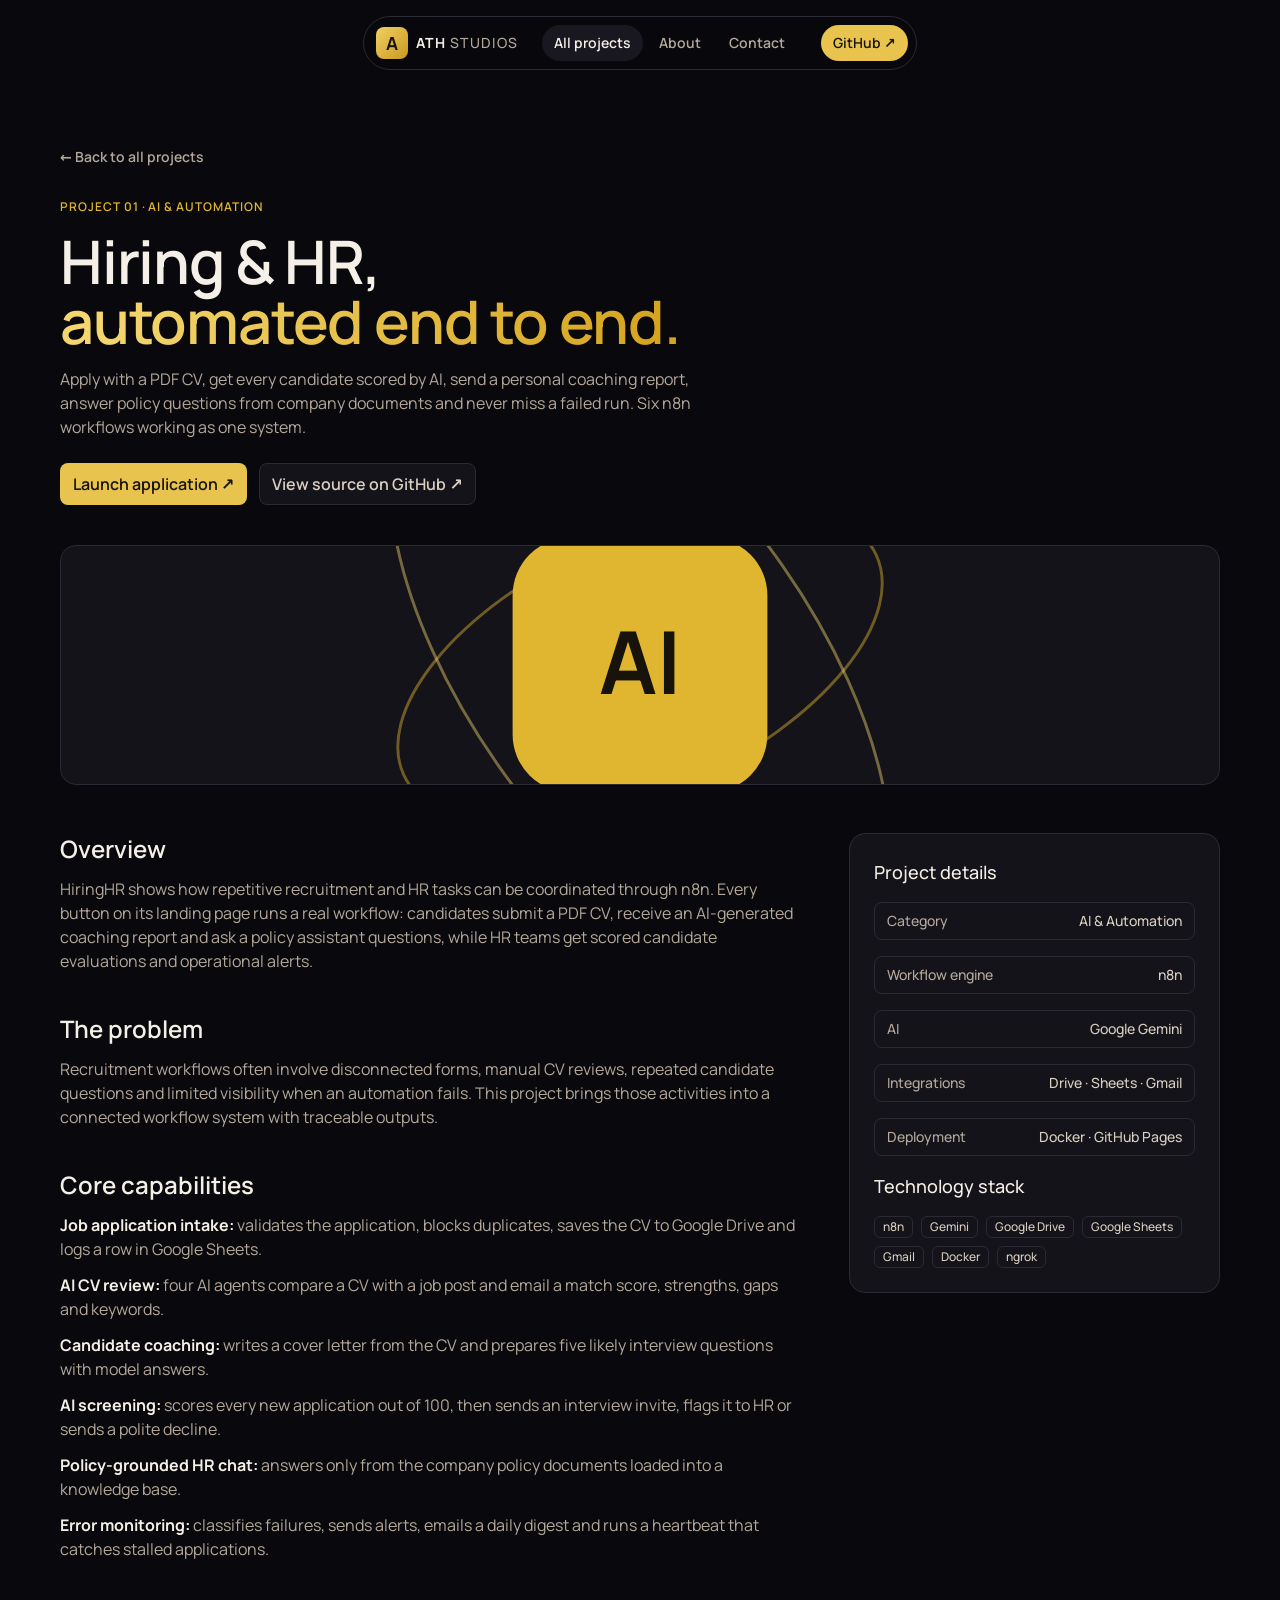
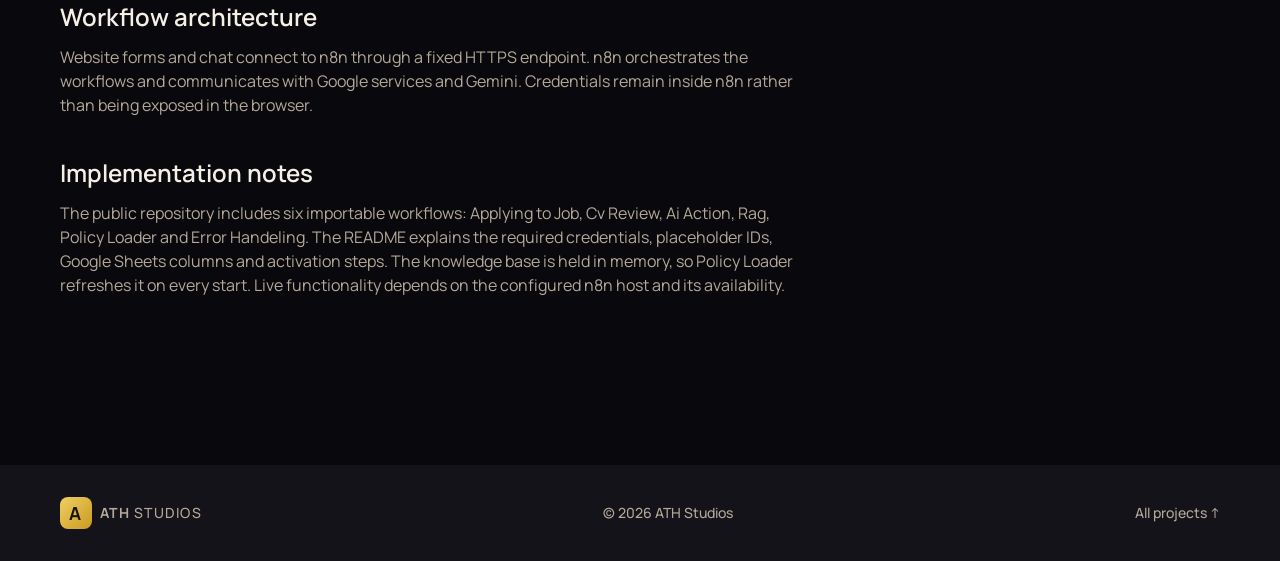
<file: projects/hiringhr/index.html>
<!doctype html>
<html lang="en">
    <head>
        <meta charset="utf-8">
        <meta name="viewport" content="width=device-width, initial-scale=1">
        <title>HiringHR — Project | ATH Studios</title>
        <meta name="description" content="HiringHR — hiring and HR automated end to end with n8n and Google Gemini.">
        <meta name="theme-color" content="#09090d">
        <meta property="og:title" content="HiringHR — Project | ATH Studios">
        <meta property="og:description"
            content="HiringHR — hiring and HR automated end to end with n8n and Google Gemini.">
        <meta property="og:type" content="article">
        <link rel="icon"
            href="data:image/svg+xml,%3Csvg xmlns='http://www.w3.org/2000/svg' viewBox='0 0 32 32'%3E%3Crect width='32' height='32' rx='8' fill='%23e0b52f'/%3E%3Ctext x='16' y='23' font-size='20' font-weight='700' text-anchor='middle' font-family='sans-serif' fill='%2317130a'%3EA%3C/text%3E%3C/svg%3E">
        <link rel="preload" href="../../assets/fonts/manrope.woff2" as="font" type="font/woff2" crossorigin>
        <link rel="stylesheet" href="../../css/style.css">
        <script>document.documentElement.classList.add("js")</script>
    </head>
    <body><a class="skip button-sm" href="#main">Skip to content</a>
        <div class="nav-wrap">
            <header class="site-header"><a class="brand" href="../../index.html" aria-label="ATH Studios home"><span
                        class="brand-mark">A</span><span>ATH<span class="brand-muted"> STUDIOS</span></span></a>
                <nav class="nav button-sm" aria-label="Primary"><a href="../../index.html#projects" aria-current="page"
                        class="active">All projects</a><a href="../../index.html#about">About</a><a
                        href="../../index.html#contact">Contact</a></nav><a class="header-cta button-sm"
                    href="https://github.com/AhmedTarek1967" target="_blank" rel="noopener noreferrer">GitHub
                    ↗</a><button class="menu-toggle" id="menu-toggle" aria-label="Open menu" aria-expanded="false"
                    aria-controls="menu-panel"><span></span><span></span></button>
            </header>
        </div>
        <div class="menu-panel" id="menu-panel"><a class="nav-link active" style="--i:0"
                href="../../index.html#projects">All projects</a><a class="nav-link" style="--i:1"
                href="../../index.html#about">About</a><a class="nav-link" style="--i:2"
                href="../../index.html#contact">Contact</a></div>
        <main id="main" class="container">
            <section class="detail-hero"><a class="back-link button-sm" href="../../index.html#projects">← Back to all
                    projects</a>
                <p class="eyebrow caption-3">PROJECT 01 · AI & AUTOMATION</p>
                <h1 class="heading-1">Hiring & HR, <span class="gradient-text">automated end to end.</span></h1>
                <p class="detail-lead body-3">Apply with a PDF CV, get every candidate scored by AI, send a personal
                    coaching report, answer policy questions from company documents and never miss a failed run. Six n8n
                    workflows working as one system.</p>
                <div class="detail-actions"><a class="button button-primary button-md"
                        href="https://ahmedtarek1967.github.io/HiringHR_automated/" target="_blank"
                        rel="noopener noreferrer">Launch application ↗</a><a class="button button-quiet button-md"
                        href="https://github.com/AhmedTarek1967/HiringHR_automated" target="_blank"
                        rel="noopener noreferrer">View source on GitHub ↗</a></div>
            </section>
            <div class="detail-banner"><svg viewBox="0 0 400 208" preserveAspectRatio="xMidYMid slice" role="img"
                    aria-label="AI illustration">
                    <g fill="none" stroke="#e0b52f" stroke-opacity=".45">
                        <ellipse cx="200" cy="104" rx="90" ry="44" transform="rotate(-25 200 104)" />
                        <ellipse cx="200" cy="104" rx="124" ry="60" transform="rotate(55 200 104)" stroke="#f0d36c" />
                    </g>
                    <rect x="156" y="60" width="88" height="88" rx="20" fill="#e0b52f" /><text x="200" y="114"
                        text-anchor="middle" font-family="Manrope,sans-serif" font-weight="700" font-size="30"
                        fill="#17130a">AI</text>
                </svg></div>
            <div class="detail-content">
                <div class="detail-main">
                    <section>
                        <h2 class="heading-5">Overview</h2>
                        <p class="body-3">HiringHR shows how repetitive recruitment and HR tasks can be coordinated
                            through n8n. Every button on its landing page runs a real workflow: candidates submit a PDF
                            CV, receive an AI-generated coaching report and ask a policy assistant questions, while HR
                            teams get scored candidate evaluations and operational alerts.</p>
                    </section>
                    <section>
                        <h2 class="heading-5">The problem</h2>
                        <p class="body-3">Recruitment workflows often involve disconnected forms, manual CV reviews,
                            repeated candidate questions and limited visibility when an automation fails. This project
                            brings those activities into a connected workflow system with traceable outputs.</p>
                    </section>
                    <section>
                        <h2 class="heading-5">Core capabilities</h2>
                        <ul>
                            <li><strong>Job application intake:</strong> validates the application, blocks duplicates,
                                saves the CV to Google Drive and logs a row in Google Sheets.</li>
                            <li><strong>AI CV review:</strong> four AI agents compare a CV with a job post and email a
                                match score, strengths, gaps and keywords.</li>
                            <li><strong>Candidate coaching:</strong> writes a cover letter from the CV and prepares five
                                likely interview questions with model answers.</li>
                            <li><strong>AI screening:</strong> scores every new application out of 100, then sends an
                                interview invite, flags it to HR or sends a polite decline.</li>
                            <li><strong>Policy-grounded HR chat:</strong> answers only from the company policy documents
                                loaded into a knowledge base.</li>
                            <li><strong>Error monitoring:</strong> classifies failures, sends alerts, emails a daily
                                digest and runs a heartbeat that catches stalled applications.</li>
                        </ul>
                    </section>
                    <section>
                        <h2 class="heading-5">Workflow architecture</h2>
                        <p class="body-3">Website forms and chat connect to n8n through a fixed HTTPS endpoint. n8n
                            orchestrates the workflows and communicates with Google services and Gemini. Credentials
                            remain inside n8n rather than being exposed in the browser.</p>
                    </section>
                    <section>
                        <h2 class="heading-5">Implementation notes</h2>
                        <p class="body-3">The public repository includes six importable workflows: Applying to Job, Cv
                            Review, Ai Action, Rag, Policy Loader and Error Handeling. The README explains the required
                            credentials, placeholder IDs, Google Sheets columns and activation steps. The knowledge base
                            is held in memory, so Policy Loader refreshes it on every start. Live functionality depends
                            on the configured n8n host and its availability.</p>
                    </section>
                </div>
                <aside class="detail-sidebar" aria-label="Project details">
                    <h3 class="title-2">Project details</h3>
                    <div class="side-row caption-1"><span>Category</span><span>AI & Automation</span></div>
                    <div class="side-row caption-1"><span>Workflow engine</span><span>n8n</span></div>
                    <div class="side-row caption-1"><span>AI</span><span>Google Gemini</span></div>
                    <div class="side-row caption-1"><span>Integrations</span><span>Drive · Sheets · Gmail</span></div>
                    <div class="side-row caption-1"><span>Deployment</span><span>Docker · GitHub Pages</span></div>
                    <h3 class="title-2">Technology stack</h3>
                    <ul class="tags">
                        <li class="tag caption-4">n8n</li>
                        <li class="tag caption-4">Gemini</li>
                        <li class="tag caption-4">Google Drive</li>
                        <li class="tag caption-4">Google Sheets</li>
                        <li class="tag caption-4">Gmail</li>
                        <li class="tag caption-4">Docker</li>
                        <li class="tag caption-4">ngrok</li>
                    </ul>
                </aside>
            </div>
        </main>
        <footer class="site-footer">
            <div class="container foot caption-1"><a class="brand" href="../../index.html"><span
                        class="brand-mark">A</span><span>ATH<span class="brand-muted"> STUDIOS</span></span></a><span>©
                    <span id="year">2026</span> ATH Studios</span>
                <nav aria-label="Footer"><a href="../../index.html#projects">All projects ↑</a></nav>
            </div>
        </footer>
        <script>document.getElementById("year").textContent = new Date().getFullYear(); var t = document.getElementById("menu-toggle"); t.onclick = function () { var o = !document.body.classList.contains("menu-open"); document.body.classList.toggle("menu-open", o); t.setAttribute("aria-expanded", o); t.setAttribute("aria-label", o ? "Close menu" : "Open menu") }</script>
    </body>
</html>
</file>
<file: css/style.css>
@font-face {
    font-family: Manrope;
    src: url(../assets/fonts/manrope.woff2) format("woff2");
    font-weight: 200 800;
    font-style: normal;
    font-display: swap
}

:root {
    --bg: #09090d;
    --panel: #14131a;
    --panel2: #191720;
    --line: #2b2934;
    --text: #f5f0e7;
    --muted: #b4a89b;
    --soft: #d8cfc1;
    --gold: #e0b52f;
    --gold-hi: #f1d77c;
    --gold-btn: #e8c44e;
    --on-gold: #17130a;
    --dim: rgb(245 240 231/.3);
    --max: 1160px;
    --ease: cubic-bezier(0.22, 1, 0.36, 1)
}

* {
    box-sizing: border-box
}

html {
    scroll-behavior: smooth;
    scroll-padding-top: 96px;
    -webkit-text-size-adjust: 100%
}

body {
    margin: 0;
    background: var(--bg);
    color: var(--text);
    font: 400 16px/24px Manrope, system-ui, sans-serif;
    font-style: normal;
    overflow-x: hidden
}

a {
    color: inherit;
    text-decoration: none
}

h1,
h2,
h3,
h4,
p,
ul {
    margin: 0
}

ul {
    padding: 0;
    list-style: none
}

img,
svg {
    max-width: 100%;
    display: block
}

.container {
    width: min(var(--max), calc(100% - 48px));
    margin-inline: auto
}

:focus-visible {
    outline: 2px solid var(--gold);
    outline-offset: 2px;
    border-radius: 4px
}

.skip {
    position: absolute;
    left: 16px;
    top: -80px;
    z-index: 100;
    background: var(--gold-btn);
    color: var(--on-gold);
    padding: 8px 12px;
    border-radius: 8px
}

.skip:focus {
    top: 16px
}

/* text styles */
.heading-1 {
    font-size: 60px;
    line-height: 60px;
    font-weight: 600;
    letter-spacing: -.02em;
    text-wrap: balance
}

.heading-2 {
    font-size: 48px;
    line-height: 48px;
    font-weight: 600;
    letter-spacing: -.02em;
    text-wrap: balance
}

.heading-3 {
    font-size: 36px;
    line-height: 40px;
    font-weight: 600;
    letter-spacing: -.01em;
    text-wrap: balance
}

.heading-4 {
    font-size: 30px;
    line-height: 36px;
    font-weight: 600;
    text-wrap: balance
}

.heading-5 {
    font-size: 24px;
    line-height: 32px;
    font-weight: 600;
    text-wrap: balance
}

.heading-6 {
    font-size: 20px;
    line-height: 28px;
    font-weight: 600
}

.title-1 {
    font-size: 20px;
    line-height: 28px;
    font-weight: 500
}

.title-2 {
    font-size: 18px;
    line-height: 28px;
    font-weight: 500
}

.title-3 {
    font-size: 16px;
    line-height: 24px;
    font-weight: 500
}

.title-4 {
    font-size: 14px;
    line-height: 20px;
    font-weight: 500
}

.body-2 {
    font-size: 16px;
    line-height: 24px;
    font-weight: 500
}

.body-3 {
    font-size: 16px;
    line-height: 24px;
    font-weight: 400;
    text-wrap: pretty
}

.body-6 {
    font-size: 14px;
    line-height: 20px;
    font-weight: 400;
    text-wrap: pretty
}

.button-md {
    font-size: 16px;
    line-height: 24px;
    font-weight: 600
}

.button-sm {
    font-size: 14px;
    line-height: 20px;
    font-weight: 600
}

.caption-1 {
    font-size: 14px;
    line-height: 20px;
    font-weight: 500
}

.caption-3 {
    font-size: 12px;
    line-height: 16px;
    font-weight: 600
}

.caption-4 {
    font-size: 12px;
    line-height: 16px;
    font-weight: 500
}

.eyebrow {
    color: var(--gold);
    letter-spacing: .08em;
    text-transform: uppercase
}

.muted {
    color: var(--muted)
}

.gradient-text {
    background: linear-gradient(100deg, #f3d66d 8%, #d6a51f 95%);
    -webkit-background-clip: text;
    background-clip: text;
    color: transparent
}

/* nav */
.nav-wrap {
    position: fixed;
    top: 16px;
    left: 0;
    right: 0;
    z-index: 50;
    display: flex;
    justify-content: center;
    pointer-events: none
}

.site-header {
    pointer-events: auto;
    display: flex;
    align-items: center;
    gap: 24px;
    padding: 8px 8px 8px 12px;
    border: 1px solid var(--line);
    border-radius: 9999px;
    background: rgb(9 9 13/.72);
    -webkit-backdrop-filter: blur(16px);
    backdrop-filter: blur(16px)
}

.brand {
    display: flex;
    align-items: center;
    gap: 8px;
    font-weight: 700;
    font-size: 14px;
    line-height: 20px;
    letter-spacing: .09em
}

.brand-mark {
    display: grid;
    place-items: center;
    width: 32px;
    height: 32px;
    border-radius: 8px;
    background: linear-gradient(135deg, #f0cf63, #c99a20);
    color: var(--on-gold);
    font-size: 18px
}

.brand-muted {
    color: var(--muted);
    font-weight: 500
}

.nav {
    display: flex;
    gap: 4px
}

.nav a {
    padding: 8px 12px;
    border-radius: 9999px;
    color: var(--muted);
    transition: color .3s var(--ease), background-color .3s var(--ease)
}

.nav a:hover {
    color: var(--text);
    background: var(--panel2)
}

.nav a.active {
    color: var(--text);
    background: var(--panel2)
}

.header-cta {
    padding: 8px 12px;
    border-radius: 9999px;
    background: var(--gold-btn);
    color: var(--on-gold);
    transition: background-color .3s var(--ease), transform .5s var(--ease)
}

.header-cta:hover {
    background: var(--gold-hi)
}

.header-cta:active {
    transform: scale(.98)
}

.menu-toggle {
    display: none;
    width: 40px;
    height: 40px;
    border: 0;
    border-radius: 9999px;
    background: var(--panel2);
    cursor: pointer;
    position: relative
}

.menu-toggle span {
    position: absolute;
    left: 12px;
    width: 16px;
    height: 2px;
    background: var(--text);
    border-radius: 2px;
    transition: transform .5s var(--ease)
}

.menu-toggle span:first-child {
    top: 15px
}

.menu-toggle span:last-child {
    top: 23px
}

.menu-open .menu-toggle span:first-child {
    transform: translateY(4px) rotate(45deg)
}

.menu-open .menu-toggle span:last-child {
    transform: translateY(-4px) rotate(-45deg)
}

.menu-panel {
    display: none
}

/* buttons */
.button {
    display: inline-flex;
    align-items: center;
    justify-content: center;
    gap: 8px;
    padding: 8px 12px;
    border-radius: 8px;
    border: 1px solid transparent;
    cursor: pointer;
    font-family: inherit;
    transition: background-color .3s var(--ease), border-color .3s var(--ease), transform .5s var(--ease)
}

.button:hover {
    transform: translateY(-2px)
}

.button:active {
    transform: scale(.98)
}

.button-primary {
    background: var(--gold-btn);
    color: var(--on-gold)
}

.button-primary:hover {
    background: var(--gold-hi)
}

.button-quiet {
    border-color: var(--line);
    color: var(--soft);
    background: var(--panel)
}

.button-quiet:hover {
    border-color: #9b7b21
}

.text-link {
    color: var(--soft);
    display: inline-flex;
    gap: 4px;
    transition: color .3s var(--ease)
}

.text-link:hover {
    color: var(--gold)
}

/* hero */
.hero {
    padding: 160px 0 96px;
    text-align: center
}

.hero h1 {
    max-width: 680px;
    margin: 24px auto 16px
}

.hero-copy {
    max-width: 680px;
    margin: 0 auto;
    color: var(--muted)
}

.hero-actions {
    margin-top: 32px;
    display: flex;
    justify-content: center
}

.flow {
    list-style: none;
    padding: 0;
    margin: 64px auto 0;
    display: grid;
    grid-template-columns: repeat(4, 1fr);
    gap: 24px;
    max-width: 960px;
    text-align: left;
    position: relative
}

.flow li {
    position: relative;
    padding: 16px;
    border: 1px solid var(--line);
    border-radius: 12px;
    background: var(--panel)
}

.flow li:not(:last-child)::after {
    content: "";
    position: absolute;
    top: 50%;
    right: -24px;
    width: 24px;
    height: 1px;
    background: var(--gold)
}

.flow .caption-3 {
    color: var(--gold);
    text-transform: uppercase;
    letter-spacing: .08em
}

.flow .title-3 {
    margin-top: 4px
}

.hero-meta {
    margin-top: 32px;
    display: flex;
    justify-content: center;
    flex-wrap: wrap;
    gap: 8px 24px;
    color: var(--muted)
}

.hero-meta span+span::before {
    content: "";
    display: inline-block;
    width: 4px;
    height: 4px;
    border-radius: 50%;
    background: var(--gold);
    margin-right: 24px;
    vertical-align: middle
}

/* sections */
.section {
    padding: 96px 0
}

.section-head {
    display: flex;
    justify-content: space-between;
    align-items: end;
    gap: 32px;
    margin-bottom: 40px
}

.section-head h2 {
    margin-top: 8px
}

.section-head>p {
    max-width: 360px;
    color: var(--muted)
}

.filter-row {
    display: flex;
    gap: 8px;
    margin-bottom: 24px;
    flex-wrap: wrap
}

.filter {
    border: 1px solid var(--line);
    background: transparent;
    color: var(--muted);
    border-radius: 9999px;
    padding: 8px 12px;
    font-family: inherit;
    cursor: pointer;
    transition: color .3s var(--ease), border-color .3s var(--ease), background-color .3s var(--ease)
}

.filter:hover {
    color: var(--text);
    border-color: #9b7b21
}

.filter.active {
    color: var(--text);
    border-color: #9b7b21;
    background: rgb(224 181 47/.10)
}

.project-grid {
    display: grid;
    grid-template-columns: repeat(2, minmax(0, 1fr));
    gap: 24px
}

.project-card {
    padding: 8px 8px 24px;
    border: 1px solid var(--line);
    border-radius: 16px;
    background: var(--panel);
    transition: transform .5s var(--ease), border-color .3s var(--ease)
}

.project-card:hover {
    transform: translateY(-4px);
    border-color: #8d7020
}

.art {
    display: grid;
    place-items: center;
    height: 208px;
    border-radius: 8px;
    background: var(--panel2);
    position: relative;
    overflow: hidden
}

.art svg {
    width: 100%;
    height: 100%
}

.art-caption {
    position: absolute;
    left: 16px;
    bottom: 16px;
    color: var(--soft);
    letter-spacing: .08em
}

.project-body {
    padding: 24px 16px 0;
    display: grid;
    gap: 12px
}

.project-top {
    display: flex;
    justify-content: space-between;
    color: var(--muted)
}

.project-top .cat {
    color: var(--gold);
    text-transform: uppercase;
    letter-spacing: .08em
}

.project-body p {
    color: var(--muted)
}

.tags {
    display: flex;
    flex-wrap: wrap;
    gap: 8px
}

.tag {
    color: var(--soft);
    border: 1px solid var(--line);
    border-radius: 6px;
    padding: 2px 8px
}

.card-actions {
    display: flex;
    flex-wrap: wrap;
    align-items: center;
    gap: 12px 24px;
    margin-top: 8px
}

.empty {
    padding: 48px;
    text-align: center;
    border: 1px solid var(--line);
    border-radius: 16px;
    color: var(--muted);
    grid-column: 1/-1
}

/* tagline */
.tagline {
    padding: 128px 0
}

.tagline p {
    max-width: 680px
}

.tagline .w {
    color: var(--dim);
    transition: color .5s var(--ease)
}

.tagline .w.on {
    color: var(--text)
}

/* capabilities + about */
.cards3 {
    display: grid;
    grid-template-columns: repeat(3, minmax(0, 1fr));
    gap: 24px
}

.card {
    padding: 24px;
    border: 1px solid var(--line);
    border-radius: 16px;
    background: var(--panel);
    display: grid;
    gap: 12px;
    align-content: start
}

.card .num {
    color: var(--gold)
}

.card p {
    color: var(--muted)
}

.about {
    display: grid;
    grid-template-columns: 1fr 2fr;
    gap: 48px
}

.about h2 {
    margin: 8px 0 16px
}

.about p {
    color: var(--muted);
    max-width: 680px
}

.about .cards3 {
    grid-template-columns: repeat(3, 1fr);
    margin-top: 40px;
    grid-column: 2
}

.faq {
    display: grid;
    gap: 12px;
    max-width: 760px
}

.faq details {
    border: 1px solid var(--line);
    border-radius: 12px;
    background: var(--panel)
}

.faq summary {
    cursor: pointer;
    list-style: none;
    padding: 16px;
    display: flex;
    justify-content: space-between;
    gap: 16px
}

.faq summary::-webkit-details-marker {
    display: none
}

.faq summary::after {
    content: "+";
    color: var(--gold);
    transition: transform .5s var(--ease)
}

.faq details[open] summary::after {
    transform: rotate(45deg)
}

.faq details p {
    padding: 0 16px 16px;
    color: var(--muted)
}

/* contact */
.contact {
    display: grid;
    grid-template-columns: 1fr 1fr;
    gap: 64px;
    align-items: start
}

.contact h2 {
    margin: 8px 0 16px
}

.contact .lead {
    color: var(--muted);
    max-width: 420px
}

.contact .links {
    margin-top: 24px;
    display: grid;
    gap: 8px
}

form {
    display: grid;
    gap: 16px;
    padding: 24px;
    border: 1px solid var(--line);
    border-radius: 16px;
    background: var(--panel)
}

label {
    display: grid;
    gap: 8px;
    color: var(--soft)
}

input,
textarea {
    font: inherit;
    color: var(--text);
    background: var(--bg);
    border: 1px solid var(--line);
    border-radius: 8px;
    padding: 8px 12px;
    transition: border-color .3s var(--ease)
}

input:hover,
textarea:hover {
    border-color: #6e591e
}

textarea {
    min-height: 128px;
    resize: vertical
}

[aria-invalid=true] {
    border-color: #e07a5f
}

.err {
    color: #e0a08f;
    min-height: 16px
}

.note {
    color: var(--muted)
}

/* footer */
.site-footer {
    margin-top: 32px;
    padding: 32px 0;
    background: var(--panel);
}

.foot {
    display: flex;
    align-items: center;
    justify-content: space-between;
    gap: 24px;
    flex-wrap: wrap;
    color: var(--muted)
}

.foot nav {
    display: flex;
    gap: 24px
}

.foot a:hover {
    color: var(--gold)
}

/* detail pages */
.detail-hero {
    padding: 144px 0 40px
}

.back-link {
    display: inline-flex;
    margin-bottom: 32px;
    color: var(--muted)
}

.back-link:hover {
    color: var(--gold)
}

.detail-hero h1 {
    max-width: 680px;
    margin: 16px 0
}

.detail-lead {
    max-width: 680px;
    color: var(--muted)
}

.detail-actions {
    display: flex;
    flex-wrap: wrap;
    gap: 12px;
    margin-top: 24px
}

.detail-banner {
    height: 240px;
    border: 1px solid var(--line);
    border-radius: 16px;
    background: var(--panel);
    overflow: hidden
}

.detail-banner svg {
    width: 100%;
    height: 100%
}

.detail-content {
    display: grid;
    grid-template-columns: 2fr 1fr;
    gap: 48px;
    padding: 48px 0 96px
}

.detail-main section {
    margin-bottom: 40px
}

.detail-main h2 {
    margin-bottom: 12px
}

.detail-main p,
.detail-main li {
    color: var(--muted)
}

.detail-main ul {
    display: grid;
    gap: 12px
}

.detail-main li strong {
    color: var(--text)
}

.detail-sidebar {
    border: 1px solid var(--line);
    background: var(--panel);
    border-radius: 16px;
    padding: 24px;
    height: max-content;
    display: grid;
    gap: 16px
}

.side-row {
    display: flex;
    justify-content: space-between;
    gap: 16px;
    padding: 8px 12px;
    border: 1px solid var(--line);
    border-radius: 8px
}

.side-row span:first-child {
    color: var(--muted)
}

.side-row span:last-child {
    text-align: right;
    color: var(--soft)
}

/* motion */
.js .reveal {
    opacity: 0;
    transform: translateY(32px);
    transition: opacity .7s var(--ease), transform .7s var(--ease)
}

.js .reveal.in {
    opacity: 1;
    transform: none
}

.menu-panel .nav-link {
    opacity: 0;
    transform: translateY(24px);
    transition: opacity .5s var(--ease), transform .5s var(--ease)
}

.menu-open .menu-panel .nav-link {
    opacity: 1;
    transform: none;
    transition-delay: calc(var(--i)*60ms)
}

@media(max-width:900px) {

    .cards3,
    .about .cards3 {
        grid-template-columns: 1fr
    }

    .about,
    .contact,
    .detail-content {
        grid-template-columns: 1fr;
        gap: 32px
    }

    .about .cards3 {
        grid-column: 1
    }

    .flow {
        grid-template-columns: repeat(2, 1fr)
    }

    .flow li::after {
        display: none !important
    }
}

@media(max-width:700px) {
    .container {
        width: min(var(--max), calc(100% - 32px))
    }

    .heading-1 {
        font-size: 36px;
        line-height: 40px
    }

    .heading-2 {
        font-size: 30px;
        line-height: 36px
    }

    .heading-3 {
        font-size: 24px;
        line-height: 32px
    }

    .nav,
    .header-cta {
        display: none
    }

    .menu-toggle {
        display: block
    }

    .site-header {
        justify-content: space-between;
        width: calc(100% - 32px)
    }

    .menu-panel {
        display: flex;
        flex-direction: column;
        justify-content: center;
        gap: 24px;
        position: fixed;
        inset: 0;
        z-index: 40;
        padding: 96px 24px 24px;
        background: rgb(9 9 13/.96);
        -webkit-backdrop-filter: blur(32px);
        backdrop-filter: blur(32px);
        opacity: 0;
        visibility: hidden;
        transition: opacity .5s var(--ease), visibility .5s
    }

    .menu-open .menu-panel {
        opacity: 1;
        visibility: visible
    }

    .menu-panel a.nav-link {
        font-size: 30px;
        line-height: 36px;
        font-weight: 600
    }

    .menu-panel a.active {
        color: var(--gold)
    }

    .hero {
        padding: 128px 0 64px
    }

    .section {
        padding: 64px 0
    }

    .tagline {
        padding: 80px 0
    }

    .section-head {
        display: block
    }

    .section-head>p {
        margin-top: 16px
    }

    .project-grid {
        grid-template-columns: 1fr
    }

    .art {
        height: 176px
    }

    .detail-hero {
        padding-top: 112px
    }

    .detail-banner {
        height: 176px
    }

    .flow {
        gap: 12px
    }

    .hero-meta span+span::before {
        display: none
    }

    .contact form {
        padding: 16px
    }

    .foot {
        flex-direction: column;
        align-items: flex-start
    }
}

@media(prefers-reduced-motion:reduce) {
    html {
        scroll-behavior: auto
    }

    * {
        transition-duration: .01ms !important;
        transition-delay: 0s !important
    }

    .js .reveal,
    .menu-panel .nav-link {
        transform: none !important
    }

    .tagline .w {
        color: var(--text)
    }
}
</file>
<file: css/landing.css>
/* ATH Studios landing page. Builds on style.css (brand tokens, text styles, nav, buttons, form, faq).
   Rules: Manrope only, spacing tokens only, Tailwind radii, flat backgrounds, base curve motion. */
:root{--sp-25:2px;--sp-50:4px;--sp-75:8px;--sp-100:12px;--sp-200:16px;--sp-300:24px;--sp-400:32px;--sp-500:40px;--sp-600:48px;--sp-700:64px;--sp-800:80px;--sp-900:96px;--gold-line:#8d7020}
html{overflow-x:clip}
body{overflow-x:clip}
.ico{display:inline-block;width:16px;height:16px;flex:none}.ico-lg{width:24px;height:24px}
.accent{color:var(--gold)}
.display-1{font-size:96px;line-height:96px;font-weight:600;letter-spacing:-.03em;text-wrap:balance}
.display-2{font-size:72px;line-height:72px;font-weight:600;letter-spacing:-.025em;text-wrap:balance}
.button-lg{font-size:18px;line-height:28px;font-weight:600}
.num,.chip-k{color:var(--gold);letter-spacing:.08em;text-transform:uppercase}

/* ---------- initial states (only when JS runs and motion is allowed) ---------- */
.js:not(.no-motion) [data-in]{opacity:0;transform:translate3d(0,24px,0)}
.js:not(.no-motion) .is-ready [data-in]{opacity:1;transform:none;transition:opacity .8s var(--ease),transform .8s var(--ease);transition-delay:calc(var(--d,0)*1ms)}
.js:not(.no-motion) [data-fade]{opacity:0;transform:translate3d(0,32px,0);transition:opacity .7s var(--ease),transform .7s var(--ease);transition-delay:calc(var(--fd,0)*1ms)}
.js:not(.no-motion) [data-fade].in{opacity:1;transform:none}
.sw{display:inline-block;overflow:hidden;vertical-align:top;padding-bottom:.16em;margin-bottom:-.16em}
.si{display:inline-block}
.js:not(.no-motion) [data-split]:not([data-split=chars]) .si{transform:translate3d(0,115%,0);transition:transform 1s var(--ease);transition-delay:calc(min(var(--i),14)*55ms)}
.js:not(.no-motion) [data-split].in:not([data-split=chars]) .si{transform:none}
.ch{display:inline-block;color:var(--cc,var(--text))}
.js:not(.no-motion) [data-split=chars] .ch{transform:translate3d(0,115%,0)}
.js:not(.no-motion) .is-ready [data-split=chars] .ch{transform:none;transition:transform 1.1s var(--ease);transition-delay:calc(500ms + var(--i)*28ms)}

/* ---------- intro, progress, cursor ---------- */
.intro{display:none}
.js .intro{position:fixed;inset:0;z-index:200;background:var(--bg);display:grid;place-content:center;justify-items:center;gap:var(--sp-300);transition:transform .9s var(--ease)}
.intro.out{transform:translate3d(0,-100%,0)}.intro.gone{display:none}
.intro-core{position:relative;width:96px;height:96px;display:grid;place-items:center;animation:intro-in .9s var(--ease) both}
.intro-core .brand-mark{width:48px;height:48px;font-size:24px;border-radius:12px}
.intro-ring{position:absolute;inset:0;width:100%;height:100%;transform:rotate(-90deg)}.intro-ring circle{stroke-dasharray:1;stroke-dashoffset:1;animation:ring-draw 1s var(--ease) .1s forwards}
.intro-name{color:var(--muted);letter-spacing:.3em;animation:intro-in 1s var(--ease) .3s both}
@keyframes intro-in{from{opacity:0;transform:scale(.85)}to{opacity:1;transform:none}}
@keyframes ring-draw{to{stroke-dashoffset:0}}
body.is-loading{overflow:hidden}
.progress{position:fixed;left:0;top:0;right:0;height:2px;background:var(--gold);transform:scaleX(0);transform-origin:0 50%;z-index:60;pointer-events:none}
.cursor{display:none}
@media(hover:hover) and (pointer:fine){
  .js:not(.no-motion) .cursor{display:block;position:fixed;left:0;top:0;z-index:300;pointer-events:none;opacity:0;transition:opacity .3s var(--ease)}
  .js:not(.no-motion) .cursor.on{opacity:1}
  .cursor-ring{position:absolute;left:-16px;top:-16px;width:32px;height:32px;border:1px solid var(--gold);border-radius:9999px;transition:transform .5s var(--ease),background-color .3s var(--ease)}
  .cursor.link .cursor-ring{transform:scale(1.5);background:rgb(224 181 47/.12)}
  .cursor.label .cursor-ring{transform:scale(2.75);background:var(--gold-btn);border-color:var(--gold-btn)}
  .cursor-label{position:absolute;left:0;top:0;transform:translate(-50%,-50%);color:var(--on-gold);opacity:0;white-space:nowrap;transition:opacity .3s var(--ease)}
  .cursor.label .cursor-label{opacity:1}
}

/* ---------- nav entrance ---------- */
.js:not(.no-motion) .nav-wrap .site-header{opacity:0;transform:translate3d(0,-24px,0)}
.js:not(.no-motion) .is-ready .nav-wrap .site-header{opacity:1;transform:none;transition:opacity .8s var(--ease) 200ms,transform .8s var(--ease) 200ms}
.header-cta{align-items:center;gap:4px}@media(min-width:701px){.header-cta{display:inline-flex}}
.header-cta .ico{transition:transform .5s var(--ease)}.header-cta:hover .ico{transform:translate3d(2px,-2px,0)}

/* ---------- buttons: magnetic + text roll ---------- */
[data-magnetic]{transform:translate3d(var(--mx,0px),var(--my,0px),0);transition:transform .3s var(--ease),background-color .3s var(--ease),border-color .3s var(--ease)}
[data-magnetic]:hover{transform:translate3d(var(--mx,0px),var(--my,0px),0)}
[data-magnetic]:active{transform:translate3d(var(--mx,0px),var(--my,0px),0) scale(.98)}
.button .ico{transition:transform .5s var(--ease)}.button:hover .ico{transform:translate3d(2px,-2px,0)}.cta:hover .ico{transform:translate3d(0,3px,0)}
.cta{padding:var(--sp-100) var(--sp-200);border-radius:12px;gap:var(--sp-100)}
.cta .ico{width:24px;height:24px}
.roll{display:inline-grid;overflow:hidden;height:28px}.roll>span{grid-area:1/1;transition:transform .5s var(--ease)}.roll>span:last-child{transform:translate3d(0,100%,0)}
.cta:hover .roll>span:first-child{transform:translate3d(0,-100%,0)}.cta:hover .roll>span:last-child{transform:none}

/* ---------- hero ---------- */
.hero{position:relative;min-height:100vh;min-height:100svh;display:flex;align-items:stretch;overflow:clip;padding:var(--sp-900) 0 var(--sp-400)}
.hero-grid{position:relative;z-index:2;display:flex;flex-direction:column;justify-content:space-between;gap:var(--sp-600)}
.hero-main{margin-block:auto;padding-top:var(--sp-400)}
.hero-eyebrow{display:flex;align-items:center;gap:var(--sp-100);margin-bottom:var(--sp-300)}
.pulse{width:8px;height:8px;border-radius:9999px;background:var(--gold);animation:pulse 2.4s var(--ease) infinite}
@keyframes pulse{0%{transform:scale(1);opacity:1}60%{transform:scale(2.2);opacity:.15}100%{transform:scale(1);opacity:1}}
.hero{text-align:left}.hero .hero-title{max-width:900px;margin:0}.hero .hero-copy{margin:0}.hero .hero-meta{margin:0;justify-content:flex-start}
.hero-title .accent{color:var(--gold)}
.hero-lower{display:flex;align-items:flex-end;justify-content:flex-start;gap:var(--sp-600);margin-top:var(--sp-500);flex-wrap:wrap}
.hero-copy{max-width:480px;color:var(--muted)}
.hero-foot{display:flex;align-items:flex-end;justify-content:space-between;gap:var(--sp-300)}
.hero-meta{display:flex;flex-wrap:wrap;gap:var(--sp-75) var(--sp-300);color:var(--muted)}
.hero-meta span+span::before{content:"";display:inline-block;width:4px;height:4px;border-radius:9999px;background:var(--gold);margin-right:var(--sp-300);vertical-align:middle}
.scroll-badge{position:relative;display:grid;place-items:center;width:96px;height:96px;flex:none;border-radius:9999px;transition:transform .5s var(--ease)}
.scroll-badge:hover{transform:scale(1.08)}
.badge-text{position:absolute;inset:0;width:100%;height:100%;animation:spin 18s linear infinite}
.badge-core{display:grid;place-items:center;width:40px;height:40px;border-radius:9999px;border:1px solid var(--line);background:var(--panel);color:var(--gold)}
.badge-core .ico{animation:nudge 2s var(--ease) infinite}
@keyframes spin{to{transform:rotate(360deg)}}
@keyframes nudge{0%,100%{transform:translate3d(0,-3px,0)}50%{transform:translate3d(0,3px,0)}}
/* orbit visual */
.orbit-pos{position:absolute;z-index:1;right:-2vw;top:50%;width:min(54vw,700px);aspect-ratio:1;margin-top:calc(min(54vw,700px)/-2 + 24px);pointer-events:none}
.orbit{position:absolute;inset:0;will-change:transform}
.orbit-svg{width:100%;height:100%;overflow:visible}
.spin{transform-origin:300px 300px;animation:spin 90s linear infinite}.spin-b{animation-duration:140s;animation-direction:reverse}
.core{transform-origin:300px 300px;animation:breathe 6s var(--ease) infinite}
@keyframes breathe{0%,100%{transform:scale(1)}50%{transform:scale(1.06)}}
.chip-pos{position:absolute;will-change:transform}
.chip{padding:var(--sp-100) var(--sp-200);border:1px solid var(--line);border-radius:12px;background:var(--panel);white-space:nowrap}
.chip-body{animation:bob 7s var(--ease) infinite;animation-delay:var(--b,0s)}
@keyframes bob{0%,100%{transform:translate3d(0,0,0)}50%{transform:translate3d(0,-12px,0)}}

/* ---------- marquee ---------- */
.marquee{padding:var(--sp-900) 0;display:grid;gap:var(--sp-300);overflow:clip}
.mq{overflow:clip}.mq-track{display:flex;width:max-content;will-change:transform}
.mq-group{display:flex;align-items:center;flex:none}
.mq-item{display:flex;align-items:center;gap:var(--sp-500);padding-right:var(--sp-500);font-size:72px;line-height:72px;font-weight:600;letter-spacing:-.025em;white-space:nowrap}
.mq-item .ico{width:40px;height:40px;color:var(--gold)}
.mq-outline .mq-item{color:rgb(245 240 231/.2)}

/* ---------- showcase (horizontal pinned) ---------- */
.showcase{position:relative}
.pin{position:relative}
.track{display:flex;flex-direction:column}
.panel{position:relative;padding:var(--sp-700) 0}
.panel-intro{display:grid;align-content:center;gap:var(--sp-200)}
.panel-in{display:grid;gap:var(--sp-600);width:min(1160px,calc(100% - 32px));margin-inline:auto}
.art-wrap{position:relative}
.art{position:relative;display:block;height:auto;place-items:unset;aspect-ratio:5/4;overflow:hidden;border:1px solid var(--line);border-radius:24px;background:var(--panel2)}
.art-layer{position:absolute;inset:0;will-change:transform}
.art-layer svg{width:100%;height:100%}
.art-orbits svg{transition:transform .5s var(--ease)}.art:hover .art-orbits svg{transform:scale(1.1)}
.art-mark{transition:transform .5s var(--ease)}.art:hover .art-mark{transform:scale(1.08)}
.ring-a{transform-origin:200px 200px;animation:spin 60s linear infinite}.ring-b{transform-origin:200px 200px;animation:spin 90s linear infinite reverse}
.art-cap{position:absolute;left:var(--sp-200);bottom:var(--sp-200);z-index:3;padding:var(--sp-75) var(--sp-100);border-radius:8px;background:var(--bg);color:var(--soft);letter-spacing:.08em}
.art-cover{position:absolute;inset:0;z-index:4;background:var(--bg);transform-origin:50% 0;transition:transform 1.2s var(--ease)}
.panel.in .art-cover{transform:scaleY(0)}
.js:not(.no-motion) .panel:not(.in) .art-cover{transform:none}
.no-motion .art-cover,.panel-static .art-cover{transform:scaleY(0)}
.big-outline{position:absolute;z-index:0;right:0;top:calc(var(--sp-800) * -1);font-size:96px;line-height:96px;font-weight:600;color:var(--line);pointer-events:none;user-select:none}
.p-text{position:relative;z-index:1;display:grid;gap:var(--sp-200);align-content:center}
.p-top{display:flex;justify-content:space-between;gap:var(--sp-200);color:var(--muted)}.p-top .cat{color:var(--gold);text-transform:uppercase;letter-spacing:.08em}
.p-title{text-wrap:balance}
.p-text p.body-3{color:var(--muted);max-width:480px}
.p-tags{display:flex;flex-wrap:wrap;gap:var(--sp-75)}
.tag{color:var(--soft);border:1px solid var(--line);border-radius:6px;padding:var(--sp-25) var(--sp-75)}
.p-actions{display:flex;flex-wrap:wrap;align-items:center;gap:var(--sp-100) var(--sp-300);margin-top:var(--sp-75)}
.p-actions .button .ico{width:16px;height:16px}
.text-link .ico{align-self:center}
.js:not(.no-motion) .panel .p-text>*,.js:not(.no-motion) .panel-intro>*{opacity:0;transform:translate3d(0,24px,0);transition:opacity .8s var(--ease),transform .8s var(--ease);transition-delay:calc(var(--k,0)*80ms + 200ms)}
.js:not(.no-motion) .panel.in .p-text>*,.js:not(.no-motion) .panel-intro.in>*{opacity:1;transform:none}
.show-ui{display:none}
.hint-row{display:flex;align-items:center;gap:var(--sp-100);color:var(--gold)}
.panel-end .panel-in{text-align:left}

/* desktop: pinned horizontal track */
@media(min-width:1000px){
  .showcase.is-pinned .pin{position:sticky;top:0;height:100vh;height:100svh;overflow:clip}
  .showcase.is-pinned .track{flex-direction:row;height:100%;width:max-content;will-change:transform}
  .showcase.is-pinned .panel{flex:none;height:100%;display:flex;align-items:center;padding:var(--sp-900) 0 var(--sp-800)}
  .showcase.is-pinned .panel-intro{flex-direction:column;align-items:flex-start;justify-content:center;gap:var(--sp-200);width:min(70vw,880px);padding-left:max(var(--sp-700),calc((100vw - 1160px)/2));padding-right:var(--sp-700)}
  .showcase.is-pinned .panel-project{width:100vw}
  .showcase.is-pinned .panel-project .panel-in{width:auto;margin:0;padding:0 var(--sp-800);display:grid;grid-template-columns:minmax(0,min(46vw,640px)) minmax(0,min(34vw,480px));gap:var(--sp-700);align-items:center;justify-content:center;width:100%}
  .showcase.is-pinned .panel-project.alt .panel-in{grid-template-columns:minmax(0,min(34vw,480px)) minmax(0,min(46vw,640px))}
  .showcase.is-pinned .panel-project.alt .art-wrap{order:2;margin-top:var(--sp-800)}
  .showcase.is-pinned .panel-project.alt .p-text{order:1;margin-bottom:var(--sp-800)}
  .showcase.is-pinned .panel-project:not(.alt) .art-wrap{margin-bottom:var(--sp-600)}
  .showcase.is-pinned .panel-end{width:min(70vw,880px);padding-left:var(--sp-700)}
  .showcase.is-pinned .panel-end .panel-in{padding:0;width:auto;margin:0}
  .showcase.is-pinned .show-ui{display:flex;align-items:center;gap:var(--sp-200);position:absolute;left:max(var(--sp-700),calc((100vw - 1160px)/2));right:max(var(--sp-700),calc((100vw - 1160px)/2));bottom:var(--sp-400);color:var(--muted);z-index:5}
  .show-count b{color:var(--text);font-weight:600}
  .show-bar{flex:1;height:2px;background:var(--line);border-radius:2px;overflow:hidden}.show-bar i{display:block;height:100%;background:var(--gold);transform:scaleX(0);transform-origin:0 50%}
}
@media(max-width:999px){
  .panel{padding:var(--sp-700) 0}.panel-project .panel-in{grid-template-columns:1fr}
  .big-outline{position:static;margin-bottom:calc(var(--sp-200)*-1)}
  .panel-intro{padding:var(--sp-900) var(--sp-200) var(--sp-300);width:min(1160px,calc(100% - 32px));margin-inline:auto}
}

/* ---------- statement (tagline reveal) ---------- */
.statement{position:relative;height:260vh}
.stmt-pin{position:sticky;top:0;height:100vh;height:100svh;display:grid;align-items:center}
.stmt-eyebrow{margin-bottom:var(--sp-300)}
.stmt-text{max-width:1040px}
.stmt-text .w{color:rgb(245 240 231/.3);transition:color .5s var(--ease)}
.stmt-text .w.on{color:var(--text)}
.stmt-text .w.gold.on{color:var(--gold)}

/* ---------- process ---------- */
.process{position:relative}
.steps{list-style:none;padding:0;margin:var(--sp-400) 0 0;display:grid;grid-template-columns:repeat(4,minmax(0,1fr));gap:var(--sp-400);position:relative}
.step{position:relative;padding-top:var(--sp-600);display:grid;gap:var(--sp-75);align-content:start;opacity:.35;transition:opacity .5s var(--ease)}
.step.on{opacity:1}
.step-dot{position:absolute;left:0;top:var(--sp-100);width:16px;height:16px;border-radius:9999px;border:1px solid var(--gold-line);background:var(--bg);transition:background-color .5s var(--ease),border-color .5s var(--ease),transform .5s var(--ease)}
.step.on .step-dot{background:var(--gold);border-color:var(--gold);transform:scale(1.25)}
.step .body-6{color:var(--muted)}
.pline{position:absolute;left:0;top:calc(var(--sp-900) + var(--sp-900) - var(--sp-50));height:1px;background:var(--line);display:none}
.process .steps::before{content:"";position:absolute;left:8px;right:0;top:19px;height:1px;background:var(--line)}
.process .steps::after{content:"";position:absolute;left:8px;right:0;top:19px;height:1px;background:var(--gold);transform:scaleX(var(--p,0));transform-origin:0 50%}

/* ---------- section heads ---------- */
.section-head{align-items:end}.section-head h2{margin-top:var(--sp-100)}

/* ---------- capabilities rows ---------- */
.rows{list-style:none;padding:0;margin:0}
.row{position:relative}
.rule,.row-end .rule{display:block;height:1px;background:var(--line);position:relative;overflow:hidden}
.rule i{position:absolute;inset:0;background:var(--gold);transform:scaleX(0);transform-origin:0 50%;transition:transform 1s var(--ease)}
.js:not(.no-motion) .row .rule::after{content:"";position:absolute;inset:0;background:var(--bg);transform-origin:100% 50%;transition:transform 1.2s var(--ease)}
.row.in .rule::after{transform:scaleX(0)}
.row:hover .rule i{transform:scaleX(1)}
.row-in{position:relative;display:grid;grid-template-columns:48px minmax(0,1.1fr) minmax(0,1fr) 264px;align-items:center;gap:var(--sp-300);padding:var(--sp-400) var(--sp-200);overflow:hidden}
.row-in::before{content:"";position:absolute;inset:0;background:var(--panel);transform:scaleY(0);transform-origin:50% 100%;transition:transform .5s var(--ease);z-index:0}
.row-in:hover::before{transform:scaleY(1)}
.row-in>*{position:relative;z-index:1}
.row-title{transition:transform .5s var(--ease),color .3s var(--ease)}.row-in:hover .row-title{transform:translate3d(16px,0,0);color:var(--gold-hi)}
.row-text{color:var(--muted);max-width:420px}
.row-go{display:flex;align-items:center;justify-content:flex-end;gap:var(--sp-100);color:var(--soft)}.row-go .ico{transition:transform .5s var(--ease);color:var(--gold)}.row-in:hover .row-go .ico{transform:translate3d(8px,0,0)}
.row-end .rule i{display:none}
.js:not(.no-motion) .row,.js:not(.no-motion) .row-in{will-change:auto}
.js:not(.no-motion) .row .row-in{opacity:0;transform:translate3d(0,32px,0);transition:opacity .7s var(--ease) .15s,transform .7s var(--ease) .15s}
.js:not(.no-motion) .row.in .row-in{opacity:1;transform:none}

/* ---------- about ---------- */
.about{display:grid;grid-template-columns:minmax(0,1fr) minmax(0,1fr);gap:var(--sp-700);align-items:start}
.about-lead{position:sticky;top:var(--sp-800);display:grid;gap:var(--sp-300)}
.about-lead h2{margin:0}.about-lead p.body-3{color:var(--muted);max-width:480px}
.principles{display:grid;gap:var(--sp-300)}
.principle{position:relative;overflow:hidden;padding:var(--sp-400) var(--sp-300);border:1px solid var(--line);border-radius:16px;background:var(--panel);display:grid;gap:var(--sp-75);transition:border-color .3s var(--ease),transform .5s var(--ease)}
.principle:nth-child(2){margin-left:var(--sp-600)}
.principle:hover{border-color:var(--gold-line)}
.principle p{color:var(--muted);max-width:360px}
.big-num{position:absolute;right:var(--sp-300);top:var(--sp-200);font-size:96px;line-height:96px;font-weight:600;color:var(--line);transition:transform .5s var(--ease),color .3s var(--ease)}
.principle:hover .big-num{transform:translate3d(0,-8px,0);color:var(--gold-line)}

/* ---------- faq / contact ---------- */
.faq details{transition:border-color .3s var(--ease)}.faq details:hover,.faq details[open]{border-color:var(--gold-line)}
.contact{grid-template-columns:minmax(0,1.1fr) minmax(0,1fr)}
.contact h2{margin:var(--sp-100) 0 var(--sp-300)}
.contact .accent{color:var(--gold)}
.contact form button{justify-self:start}

/* ---------- footer ---------- */
.site-footer{margin-top:var(--sp-400);padding:var(--sp-600) 0 var(--sp-400);background:var(--panel);overflow:clip}
.wordmark{font-size:128px;line-height:128px;font-weight:700;letter-spacing:.02em;color:var(--line);text-align:center;white-space:nowrap;margin-bottom:var(--sp-400);user-select:none;transition:color .5s var(--ease)}
.site-footer:hover .wordmark{color:var(--gold-line)}
.foot .ico{width:16px;height:16px;margin-left:4px;vertical-align:-2px}
.foot nav a{display:inline-flex;align-items:center}

/* ---------- responsive ---------- */
@media(max-width:1000px){.orbit-pos{width:max(100vw,560px);right:-30vw;top:auto;bottom:-6vw;margin-top:0;opacity:.55}.chip-pos{display:none}}
@media(max-width:1100px){
  .display-1{font-size:72px;line-height:72px}.display-2{font-size:60px;line-height:60px}
  .mq-item{font-size:60px;line-height:60px}.mq-item .ico{width:32px;height:32px}
  .wordmark{font-size:96px;line-height:96px}
  .steps{grid-template-columns:repeat(2,minmax(0,1fr));row-gap:var(--sp-600)}.process .steps::before,.process .steps::after{display:none}
  .row-in{grid-template-columns:48px minmax(0,1fr) auto}.row-text{grid-column:2/3;grid-row:2}.row-go{grid-row:1/3;grid-column:3}
  .about{grid-template-columns:1fr}.about-lead{position:static}
  .contact{grid-template-columns:1fr}
}
@media(max-width:700px){
  .display-1{font-size:48px;line-height:48px}.display-2{font-size:36px;line-height:40px}
  .mq-item{font-size:48px;line-height:48px;gap:var(--sp-300);padding-right:var(--sp-300)}.mq-item .ico{width:24px;height:24px}.marquee{padding:var(--sp-700) 0}
  .hero{padding-top:var(--sp-800)}.hero-main{padding-top:var(--sp-200)}
  .hero-meta span+span::before{display:none}
  .hero-lower{margin-top:var(--sp-300);gap:var(--sp-300);align-items:flex-start;flex-direction:column}
  .hero-foot{align-items:center}.scroll-badge{width:80px;height:80px}.badge-text{display:none}
  .wordmark{font-size:72px;line-height:72px;white-space:normal;text-align:left}
  .steps{grid-template-columns:1fr}
  .row-in{padding:var(--sp-300) 0}.row-go .row-link{display:none}
  .principle:nth-child(2){margin-left:0}
  .statement{height:220vh}
  .art{aspect-ratio:4/3}
  .big-outline{font-size:72px;line-height:72px}
}
@media(prefers-reduced-motion:reduce){
  .spin,.core,.chip-body,.pulse,.badge-text,.badge-core .ico,.ring-a,.ring-b{animation:none}
  .intro{display:none!important}.statement{height:auto}.stmt-pin{position:static;height:auto;padding:var(--sp-900) 0}.stmt-text .w{color:var(--text)}
  .art-cover{transform:scaleY(0)!important}
  .step{opacity:1}.process .steps::after{transform:scaleX(1)}.js .row .row-in,.js .row .rule::after{opacity:1;transform:none}
}
</file>
